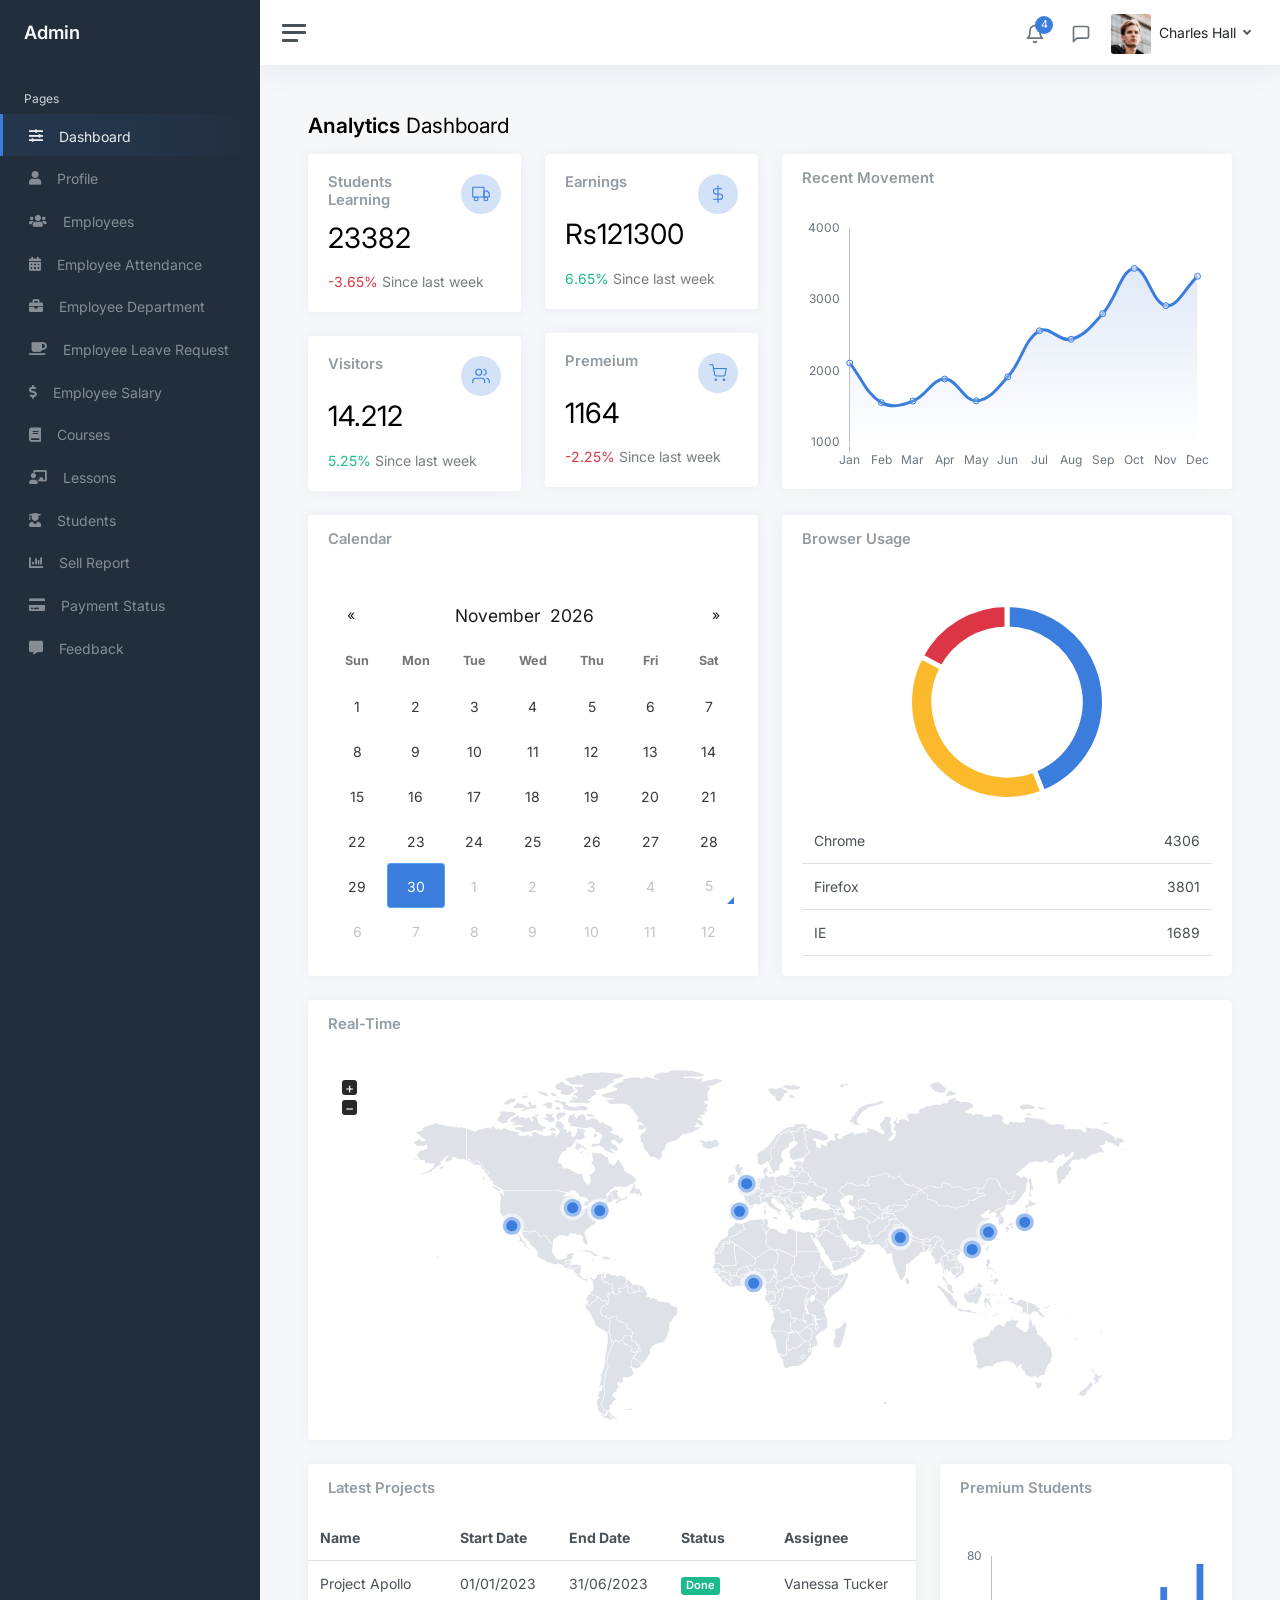
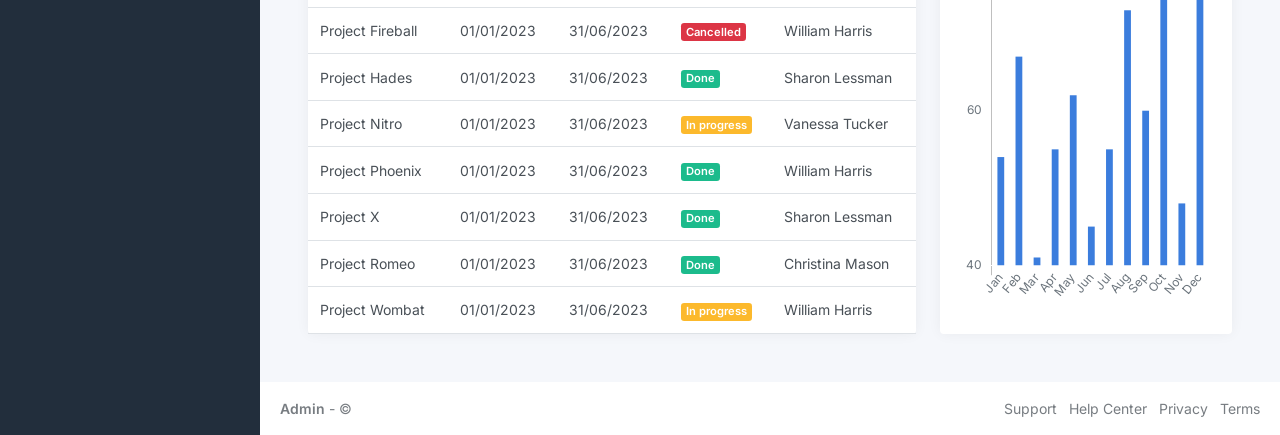
<file: index.html>
<!DOCTYPE html>
<html lang="en">

<head>
	<meta charset="utf-8">
	<meta http-equiv="X-UA-Compatible" content="IE=edge">
	<meta name="viewport" content="width=device-width, initial-scale=1, shrink-to-fit=no">
	<meta name="description" content="Responsive Admin &amp; Dashboard Template based on Bootstrap 5">
	<meta name="author" content="AdminKit">
	<meta name="keywords"
		content="adminkit, bootstrap, bootstrap 5, admin, dashboard, template, responsive, css, sass, html, theme, front-end, ui kit, web">
		<title>Admin</title>
	<link rel="preconnect" href="https://fonts.gstatic.com">
	<link rel="shortcut icon" href="img/icons/icon-48x48.png" />

	<link rel="canonical" href="https://demo-basic.adminkit.io/" />

	<link href="https://cdnjs.cloudflare.com/ajax/libs/font-awesome/5.15.4/css/all.min.css" rel="stylesheet">

	<link href="css/app.css" rel="stylesheet">
	<link href="https://fonts.googleapis.com/css2?family=Inter:wght@300;400;600&display=swap" rel="stylesheet">
</head>

<body>
	<div class="wrapper">
        <nav id="sidebar" class="sidebar js-sidebar">
			<div class="sidebar-content js-simplebar">
                <a class="sidebar-brand" href="index.html">
                    <span class="align-middle">Admin</span>
                </a>

                <ul class="sidebar-nav">
                    <li class="sidebar-header">
                        Pages
                    </li>

                    <li class="sidebar-item active">
                        <a class="sidebar-link" href="index.html">
                            <i class="fas fa-sliders-h align-middle"></i> <span class="align-middle">Dashboard</span>
                        </a>
                    </li>

                    <li class="sidebar-item">
                        <a class="sidebar-link" href="pages-profile.html">
                            <i class="fas fa-user align-middle"></i> <span class="align-middle">Profile</span>
                        </a>
                    </li>

                    
                    <li class="sidebar-item">
                        <a class="sidebar-link" href="pages-blank.html">
                            <i class="fas fa-users align-middle"></i> <span class="align-middle">Employees</span>
                        </a>
                    </li>

                    <li class="sidebar-item">
                        <a class="sidebar-link" href="attandance.html">
                            <i class="fas fa-calendar-alt align-middle"></i> <span class="align-middle">Employee Attendance</span>
                        </a>
                    </li>

                    <li class="sidebar-item">
                        <a class="sidebar-link" href="Department.html">
                            <i class="fas fa-briefcase align-middle"></i> <span class="align-middle">Employee Department</span>
                        </a>
                    </li>

                    <li class="sidebar-item">
                        <a class="sidebar-link" href="Leave.html">
                            <i class="fas fa-coffee align-middle"></i> <span class="align-middle">Employee Leave Request</span>
                        </a>
                    </li>

                    <li class="sidebar-item">
                        <a class="sidebar-link" href="salary.html">
                            <i class="fas fa-dollar-sign align-middle"></i> <span class="align-middle">Employee Salary</span>
                        </a>
                    </li>

					
						<li class="sidebar-item">
							<a class="sidebar-link" href="#">
								<i class="fas fa-book align-middle"></i> <span class="align-middle">Courses</span>
							</a>
						</li>
					
						<li class="sidebar-item">
							<a class="sidebar-link" href="#">
								<i class="fas fa-chalkboard-teacher align-middle"></i> <span class="align-middle">Lessons</span>
							</a>
						</li>
					
						<li class="sidebar-item">
							<a class="sidebar-link" href="#">
								<i class="fas fa-user-graduate align-middle"></i> <span class="align-middle">Students</span>
							</a>
						</li>
					
						<li class="sidebar-item">
							<a class="sidebar-link" href="#">
								<i class="fas fa-chart-bar align-middle"></i> <span class="align-middle">Sell Report</span>
							</a>
						</li>
					
						<li class="sidebar-item">
							<a class="sidebar-link" href="#">
								<i class="fas fa-credit-card align-middle"></i> <span class="align-middle">Payment Status</span>
							</a>
						</li>
					
						<li class="sidebar-item">
							<a class="sidebar-link" href="#">
								<i class="fas fa-comment-alt align-middle"></i> <span class="align-middle">Feedback</span>
							</a>
						</li>

						
				
                </ul>
            </div>
        </nav>

		<div class="main">
			<nav class="navbar navbar-expand navbar-light navbar-bg">
				<a class="sidebar-toggle js-sidebar-toggle">
					<i class="hamburger align-self-center"></i>
				</a>

				<div class="navbar-collapse collapse">
					<ul class="navbar-nav navbar-align">
						<li class="nav-item dropdown">
							<a class="nav-icon dropdown-toggle" href="#" id="alertsDropdown" data-bs-toggle="dropdown">
								<div class="position-relative">
									<i class="align-middle" data-feather="bell"></i>
									<span class="indicator">4</span>
								</div>
							</a>
							<div class="dropdown-menu dropdown-menu-lg dropdown-menu-end py-0"
								aria-labelledby="alertsDropdown">
								<div class="dropdown-menu-header">
									4 New Notifications
								</div>
								<div class="list-group">
									<a href="#" class="list-group-item">
										<div class="row g-0 align-items-center">
											<div class="col-2">
												<i class="text-danger" data-feather="alert-circle"></i>
											</div>
											<div class="col-10">
												<div class="text-dark">Update completed</div>
												<div class="text-muted small mt-1">Restart server 12 to complete the
													update.</div>
												<div class="text-muted small mt-1">30m ago</div>
											</div>
										</div>
									</a>
									<a href="#" class="list-group-item">
										<div class="row g-0 align-items-center">
											<div class="col-2">
												<i class="text-warning" data-feather="bell"></i>
											</div>
											<div class="col-10">
												<div class="text-dark">Lorem ipsum</div>
												<div class="text-muted small mt-1">Aliquam ex eros, imperdiet vulputate
													hendrerit et.</div>
												<div class="text-muted small mt-1">2h ago</div>
											</div>
										</div>
									</a>
									<a href="#" class="list-group-item">
										<div class="row g-0 align-items-center">
											<div class="col-2">
												<i class="text-primary" data-feather="home"></i>
											</div>
											<div class="col-10">
												<div class="text-dark">Login from 192.186.1.8</div>
												<div class="text-muted small mt-1">5h ago</div>
											</div>
										</div>
									</a>
									<a href="#" class="list-group-item">
										<div class="row g-0 align-items-center">
											<div class="col-2">
												<i class="text-success" data-feather="user-plus"></i>
											</div>
											<div class="col-10">
												<div class="text-dark">New connection</div>
												<div class="text-muted small mt-1">Christina accepted your request.
												</div>
												<div class="text-muted small mt-1">14h ago</div>
											</div>
										</div>
									</a>
								</div>
								<div class="dropdown-menu-footer">
									<a href="#" class="text-muted">Show all notifications</a>
								</div>
							</div>
						</li>
						<li class="nav-item dropdown">
							<a class="nav-icon dropdown-toggle" href="#" id="messagesDropdown"
								data-bs-toggle="dropdown">
								<div class="position-relative">
									<i class="align-middle" data-feather="message-square"></i>
								</div>
							</a>
							<div class="dropdown-menu dropdown-menu-lg dropdown-menu-end py-0"
								aria-labelledby="messagesDropdown">
								<div class="dropdown-menu-header">
									<div class="position-relative">
										4 New Messages
									</div>
								</div>
								<div class="list-group">
									<a href="#" class="list-group-item">
										<div class="row g-0 align-items-center">
											<div class="col-2">
												<img src="img/avatars/avatar-5.jpg"
													class="avatar img-fluid rounded-circle" alt="Vanessa Tucker">
											</div>
											<div class="col-10 ps-2">
												<div class="text-dark">Vanessa Tucker</div>
												<div class="text-muted small mt-1">Nam pretium turpis et arcu. Duis arcu
													tortor.</div>
												<div class="text-muted small mt-1">15m ago</div>
											</div>
										</div>
									</a>
									<a href="#" class="list-group-item">
										<div class="row g-0 align-items-center">
											<div class="col-2">
												<img src="img/avatars/avatar-2.jpg"
													class="avatar img-fluid rounded-circle" alt="William Harris">
											</div>
											<div class="col-10 ps-2">
												<div class="text-dark">William Harris</div>
												<div class="text-muted small mt-1">Curabitur ligula sapien euismod
													vitae.</div>
												<div class="text-muted small mt-1">2h ago</div>
											</div>
										</div>
									</a>
									<a href="#" class="list-group-item">
										<div class="row g-0 align-items-center">
											<div class="col-2">
												<img src="img/avatars/avatar-4.jpg"
													class="avatar img-fluid rounded-circle" alt="Christina Mason">
											</div>
											<div class="col-10 ps-2">
												<div class="text-dark">Christina Mason</div>
												<div class="text-muted small mt-1">Pellentesque auctor neque nec urna.
												</div>
												<div class="text-muted small mt-1">4h ago</div>
											</div>
										</div>
									</a>
									<a href="#" class="list-group-item">
										<div class="row g-0 align-items-center">
											<div class="col-2">
												<img src="img/avatars/avatar-3.jpg"
													class="avatar img-fluid rounded-circle" alt="Sharon Lessman">
											</div>
											<div class="col-10 ps-2">
												<div class="text-dark">Sharon Lessman</div>
												<div class="text-muted small mt-1">Aenean tellus metus, bibendum sed,
													posuere ac, mattis non.</div>
												<div class="text-muted small mt-1">5h ago</div>
											</div>
										</div>
									</a>
								</div>
								<div class="dropdown-menu-footer">
									<a href="#" class="text-muted">Show all messages</a>
								</div>
							</div>
						</li>
						<li class="nav-item dropdown">
							<a class="nav-icon dropdown-toggle d-inline-block d-sm-none" href="#"
								data-bs-toggle="dropdown">
								<i class="align-middle" data-feather="settings"></i>
							</a>

							<a class="nav-link dropdown-toggle d-none d-sm-inline-block" href="#"
								data-bs-toggle="dropdown">
								<img src="img/avatars/avatar.jpg" class="avatar img-fluid rounded me-1"
									alt="Charles Hall" /> <span class="text-dark">Charles Hall</span>
							</a>
							<div class="dropdown-menu dropdown-menu-end">
								<a class="dropdown-item" href="pages-profile.html"><i class="align-middle me-1"
										data-feather="user"></i> Profile</a>
								<a class="dropdown-item" href="#"><i class="align-middle me-1"
										data-feather="pie-chart"></i> Analytics</a>
								<div class="dropdown-divider"></div>
								<a class="dropdown-item" href="index.html"><i class="align-middle me-1"
										data-feather="settings"></i> Settings & Privacy</a>
								<a class="dropdown-item" href="#"><i class="align-middle me-1"
										data-feather="help-circle"></i> Help Center</a>
								<div class="dropdown-divider"></div>
								<a class="dropdown-item" href="login.html">Log out</a>
							</div>
						</li>
					</ul>
				</div>
			</nav>

			<main class="content">
				<div class="container-fluid p-0">

					<h1 class="h3 mb-3"><strong>Analytics</strong> Dashboard</h1>

					<div class="row">
						<div class="col-xl-6 col-xxl-5 d-flex">
							<div class="w-100">
								<div class="row">
									<div class="col-sm-6">
										<div class="card">
											<div class="card-body">
												<div class="row">
													<div class="col mt-0">
														<h5 class="card-title">Students Learning </h5>
													</div>

													<div class="col-auto">
														<div class="stat text-primary">
															<i class="align-middle" data-feather="truck"></i>
														</div>
													</div>
												</div>
												<h1 class="mt-1 mb-3">23382</h1>
												<div class="mb-0">
													<span class="text-danger">-3.65%</span>
													<span class="text-muted">Since last week</span>
												</div>
											</div>
										</div>
										<div class="card">
											<div class="card-body">
												<div class="row">
													<div class="col mt-0">
														<h5 class="card-title">Visitors</h5>
													</div>

													<div class="col-auto">
														<div class="stat text-primary">
															<i class="align-middle" data-feather="users"></i>
														</div>
													</div>
												</div>
												<h1 class="mt-1 mb-3">14.212</h1>
												<div class="mb-0">
													<span class="text-success">5.25%</span>
													<span class="text-muted">Since last week</span>
												</div>
											</div>
										</div>
									</div>
									<div class="col-sm-6">
										<div class="card">
											<div class="card-body">
												<div class="row">
													<div class="col mt-0">
														<h5 class="card-title">Earnings</h5>
													</div>

													<div class="col-auto">
														<div class="stat text-primary">
															<i class="align-middle" data-feather="dollar-sign"></i>
														</div>
													</div>
												</div>
												<h1 class="mt-1 mb-3">Rs121300</h1>
												<div class="mb-0">
													<span class="text-success">6.65%</span>
													<span class="text-muted">Since last week</span>
												</div>
											</div>
										</div>
										<div class="card">
											<div class="card-body">
												<div class="row">
													<div class="col mt-0">
														<h5 class="card-title">Premeium</h5>
													</div>

													<div class="col-auto">
														<div class="stat text-primary">
															<i class="align-middle" data-feather="shopping-cart"></i>
														</div>
													</div>
												</div>
												<h1 class="mt-1 mb-3">1164</h1>
												<div class="mb-0">
													<span class="text-danger">-2.25%</span>
													<span class="text-muted">Since last week</span>
												</div>
											</div>
										</div>
									</div>
								</div>
							</div>
						</div>

						<div class="col-xl-6 col-xxl-7">
							<div class="card flex-fill w-100">
								<div class="card-header">

									<h5 class="card-title mb-0">Recent Movement</h5>
								</div>
								<div class="card-body py-3">
									<div class="chart chart-sm">
										<canvas id="chartjs-dashboard-line"></canvas>
									</div>
								</div>
							</div>
						</div>
					</div>

					<div class="row">
						<div class="col-12 col-md-6 col-xxl-3 d-flex order-2 order-xxl-3">
							<div class="card flex-fill w-100">
								<div class="card-header">

									<h5 class="card-title mb-0">Browser Usage</h5>
								</div>
								<div class="card-body d-flex">
									<div class="align-self-center w-100">
										<div class="py-3">
											<div class="chart chart-xs">
												<canvas id="chartjs-dashboard-pie"></canvas>
											</div>
										</div>

										<table class="table mb-0">
											<tbody>
												<tr>
													<td>Chrome</td>
													<td class="text-end">4306</td>
												</tr>
												<tr>
													<td>Firefox</td>
													<td class="text-end">3801</td>
												</tr>
												<tr>
													<td>IE</td>
													<td class="text-end">1689</td>
												</tr>
											</tbody>
										</table>
									</div>
								</div>
							</div>
						</div>
						<div class="col-12 col-md-12 col-xxl-6 d-flex order-3 order-xxl-2">
							<div class="card flex-fill w-100">
								<div class="card-header">

									<h5 class="card-title mb-0">Real-Time</h5>
								</div>
								<div class="card-body px-4">
									<div id="world_map" style="height:350px;"></div>
								</div>
							</div>
						</div>
						<div class="col-12 col-md-6 col-xxl-3 d-flex order-1 order-xxl-1">
							<div class="card flex-fill">
								<div class="card-header">

									<h5 class="card-title mb-0">Calendar</h5>
								</div>
								<div class="card-body d-flex">
									<div class="align-self-center w-100">
										<div class="chart">
											<div id="datetimepicker-dashboard"></div>
										</div>
									</div>
								</div>
							</div>
						</div>
					</div>

					<div class="row">
						<div class="col-12 col-lg-8 col-xxl-9 d-flex">
							<div class="card flex-fill">
								<div class="card-header">

									<h5 class="card-title mb-0">Latest Projects</h5>
								</div>
								<table class="table table-hover my-0">
									<thead>
										<tr>
											<th>Name</th>
											<th class="d-none d-xl-table-cell">Start Date</th>
											<th class="d-none d-xl-table-cell">End Date</th>
											<th>Status</th>
											<th class="d-none d-md-table-cell">Assignee</th>
										</tr>
									</thead>
									<tbody>
										<tr>
											<td>Project Apollo</td>
											<td class="d-none d-xl-table-cell">01/01/2023</td>
											<td class="d-none d-xl-table-cell">31/06/2023</td>
											<td><span class="badge bg-success">Done</span></td>
											<td class="d-none d-md-table-cell">Vanessa Tucker</td>
										</tr>
										<tr>
											<td>Project Fireball</td>
											<td class="d-none d-xl-table-cell">01/01/2023</td>
											<td class="d-none d-xl-table-cell">31/06/2023</td>
											<td><span class="badge bg-danger">Cancelled</span></td>
											<td class="d-none d-md-table-cell">William Harris</td>
										</tr>
										<tr>
											<td>Project Hades</td>
											<td class="d-none d-xl-table-cell">01/01/2023</td>
											<td class="d-none d-xl-table-cell">31/06/2023</td>
											<td><span class="badge bg-success">Done</span></td>
											<td class="d-none d-md-table-cell">Sharon Lessman</td>
										</tr>
										<tr>
											<td>Project Nitro</td>
											<td class="d-none d-xl-table-cell">01/01/2023</td>
											<td class="d-none d-xl-table-cell">31/06/2023</td>
											<td><span class="badge bg-warning">In progress</span></td>
											<td class="d-none d-md-table-cell">Vanessa Tucker</td>
										</tr>
										<tr>
											<td>Project Phoenix</td>
											<td class="d-none d-xl-table-cell">01/01/2023</td>
											<td class="d-none d-xl-table-cell">31/06/2023</td>
											<td><span class="badge bg-success">Done</span></td>
											<td class="d-none d-md-table-cell">William Harris</td>
										</tr>
										<tr>
											<td>Project X</td>
											<td class="d-none d-xl-table-cell">01/01/2023</td>
											<td class="d-none d-xl-table-cell">31/06/2023</td>
											<td><span class="badge bg-success">Done</span></td>
											<td class="d-none d-md-table-cell">Sharon Lessman</td>
										</tr>
										<tr>
											<td>Project Romeo</td>
											<td class="d-none d-xl-table-cell">01/01/2023</td>
											<td class="d-none d-xl-table-cell">31/06/2023</td>
											<td><span class="badge bg-success">Done</span></td>
											<td class="d-none d-md-table-cell">Christina Mason</td>
										</tr>
										<tr>
											<td>Project Wombat</td>
											<td class="d-none d-xl-table-cell">01/01/2023</td>
											<td class="d-none d-xl-table-cell">31/06/2023</td>
											<td><span class="badge bg-warning">In progress</span></td>
											<td class="d-none d-md-table-cell">William Harris</td>
										</tr>
									</tbody>
								</table>
							</div>
						</div>
						<div class="col-12 col-lg-4 col-xxl-3 d-flex">
							<div class="card flex-fill w-100">
								<div class="card-header">

									<h5 class="card-title mb-0">Premium Students </h5>
								</div>
								<div class="card-body d-flex w-100">
									<div class="align-self-center chart chart-lg">
										<canvas id="chartjs-dashboard-bar"></canvas>
									</div>
								</div>
							</div>
						</div>
					</div>

				</div>
			</main>

			<footer class="footer">
				<div class="container-fluid">
					<div class="row text-muted">
						<div class="col-6 text-start">
							<p class="mb-0">
								<a class="text-muted" href="#"
									target="_blank"><strong>Admin</strong></a> - <a class="text-muted"
									href="#" target="_blank"><strong></strong></a> &copy;
							</p>
						</div>
						<div class="col-6 text-end">
							<ul class="list-inline">
								<li class="list-inline-item">
									<a class="text-muted" href="#" target="_blank">Support</a>
								</li>
								<li class="list-inline-item">
									<a class="text-muted" href="#" target="_blank">Help Center</a>
								</li>
								<li class="list-inline-item">
									<a class="text-muted" href="#" target="_blank">Privacy</a>
								</li>
								<li class="list-inline-item">
									<a class="text-muted" href="#" target="_blank">Terms</a>
								</li>
							</ul>
						</div>
					</div>
				</div>
			</footer>
		</div>
	</div>

	<script src="js/app.js"></script>

	<script>
		document.addEventListener("DOMContentLoaded", function () {
			var ctx = document.getElementById("chartjs-dashboard-line").getContext("2d");
			var gradient = ctx.createLinearGradient(0, 0, 0, 225);
			gradient.addColorStop(0, "rgba(215, 227, 244, 1)");
			gradient.addColorStop(1, "rgba(215, 227, 244, 0)");
			// Line chart
			new Chart(document.getElementById("chartjs-dashboard-line"), {
				type: "line",
				data: {
					labels: ["Jan", "Feb", "Mar", "Apr", "May", "Jun", "Jul", "Aug", "Sep", "Oct", "Nov",
						"Dec"
					],
					datasets: [{
						label: "Sales ($)",
						fill: true,
						backgroundColor: gradient,
						borderColor: window.theme.primary,
						data: [
							2115,
							1562,
							1584,
							1892,
							1587,
							1923,
							2566,
							2448,
							2805,
							3438,
							2917,
							3327
						]
					}]
				},
				options: {
					maintainAspectRatio: false,
					legend: {
						display: false
					},
					tooltips: {
						intersect: false
					},
					hover: {
						intersect: true
					},
					plugins: {
						filler: {
							propagate: false
						}
					},
					scales: {
						xAxes: [{
							reverse: true,
							gridLines: {
								color: "rgba(0,0,0,0.0)"
							}
						}],
						yAxes: [{
							ticks: {
								stepSize: 1000
							},
							display: true,
							borderDash: [3, 3],
							gridLines: {
								color: "rgba(0,0,0,0.0)"
							}
						}]
					}
				}
			});
		});
	</script>
	<script>
		document.addEventListener("DOMContentLoaded", function () {
			// Pie chart
			new Chart(document.getElementById("chartjs-dashboard-pie"), {
				type: "pie",
				data: {
					labels: ["Chrome", "Firefox", "IE"],
					datasets: [{
						data: [4306, 3801, 1689],
						backgroundColor: [
							window.theme.primary,
							window.theme.warning,
							window.theme.danger
						],
						borderWidth: 5
					}]
				},
				options: {
					responsive: !window.MSInputMethodContext,
					maintainAspectRatio: false,
					legend: {
						display: false
					},
					cutoutPercentage: 75
				}
			});
		});
	</script>
	<script>
		document.addEventListener("DOMContentLoaded", function () {
			// Bar chart
			new Chart(document.getElementById("chartjs-dashboard-bar"), {
				type: "bar",
				data: {
					labels: ["Jan", "Feb", "Mar", "Apr", "May", "Jun", "Jul", "Aug", "Sep", "Oct", "Nov",
						"Dec"
					],
					datasets: [{
						label: "This year",
						backgroundColor: window.theme.primary,
						borderColor: window.theme.primary,
						hoverBackgroundColor: window.theme.primary,
						hoverBorderColor: window.theme.primary,
						data: [54, 67, 41, 55, 62, 45, 55, 73, 60, 76, 48, 79],
						barPercentage: .75,
						categoryPercentage: .5
					}]
				},
				options: {
					maintainAspectRatio: false,
					legend: {
						display: false
					},
					scales: {
						yAxes: [{
							gridLines: {
								display: false
							},
							stacked: false,
							ticks: {
								stepSize: 20
							}
						}],
						xAxes: [{
							stacked: false,
							gridLines: {
								color: "transparent"
							}
						}]
					}
				}
			});
		});
	</script>
	<script>
		document.addEventListener("DOMContentLoaded", function () {
			var markers = [{
					coords: [31.230391, 121.473701],
					name: "Shanghai"
				},
				{
					coords: [28.704060, 77.102493],
					name: "Delhi"
				},
				{
					coords: [6.524379, 3.379206],
					name: "Lagos"
				},
				{
					coords: [35.689487, 139.691711],
					name: "Tokyo"
				},
				{
					coords: [23.129110, 113.264381],
					name: "Guangzhou"
				},
				{
					coords: [40.7127837, -74.0059413],
					name: "New York"
				},
				{
					coords: [34.052235, -118.243683],
					name: "Los Angeles"
				},
				{
					coords: [41.878113, -87.629799],
					name: "Chicago"
				},
				{
					coords: [51.507351, -0.127758],
					name: "London"
				},
				{
					coords: [40.416775, -3.703790],
					name: "Madrid "
				}
			];
			var map = new jsVectorMap({
				map: "world",
				selector: "#world_map",
				zoomButtons: true,
				markers: markers,
				markerStyle: {
					initial: {
						r: 9,
						strokeWidth: 7,
						stokeOpacity: .4,
						fill: window.theme.primary
					},
					hover: {
						fill: window.theme.primary,
						stroke: window.theme.primary
					}
				},
				zoomOnScroll: false
			});
			window.addEventListener("resize", () => {
				map.updateSize();
			});
		});
	</script>
	<script>
		document.addEventListener("DOMContentLoaded", function () {
			var date = new Date(Date.now() - 5 * 24 * 60 * 60 * 1000);
			var defaultDate = date.getUTCFullYear() + "-" + (date.getUTCMonth() + 1) + "-" + date.getUTCDate();
			document.getElementById("datetimepicker-dashboard").flatpickr({
				inline: true,
				prevArrow: "<span title=\"Previous month\">&laquo;</span>",
				nextArrow: "<span title=\"Next month\">&raquo;</span>",
				defaultDate: defaultDate
			});
		});

		
        document.addEventListener('DOMContentLoaded', function() {
            const sidebarLinks = document.querySelectorAll('.sidebar-link[data-toggle="submenu"]');
            
            sidebarLinks.forEach(link => {
                link.addEventListener('click', function(e) {
                    e.preventDefault();
                    const submenu = this.nextElementSibling;
                    if (submenu && submenu.classList.contains('submenu')) {
                        submenu.classList.toggle('show');
                        const icon = this.querySelector('.submenu-icon');
                        icon.classList.toggle('fa-chevron-down');
                        icon.classList.toggle('fa-chevron-up');
                    }
                });
            });
        });
    </script>
	

</body>

</html>
</file>
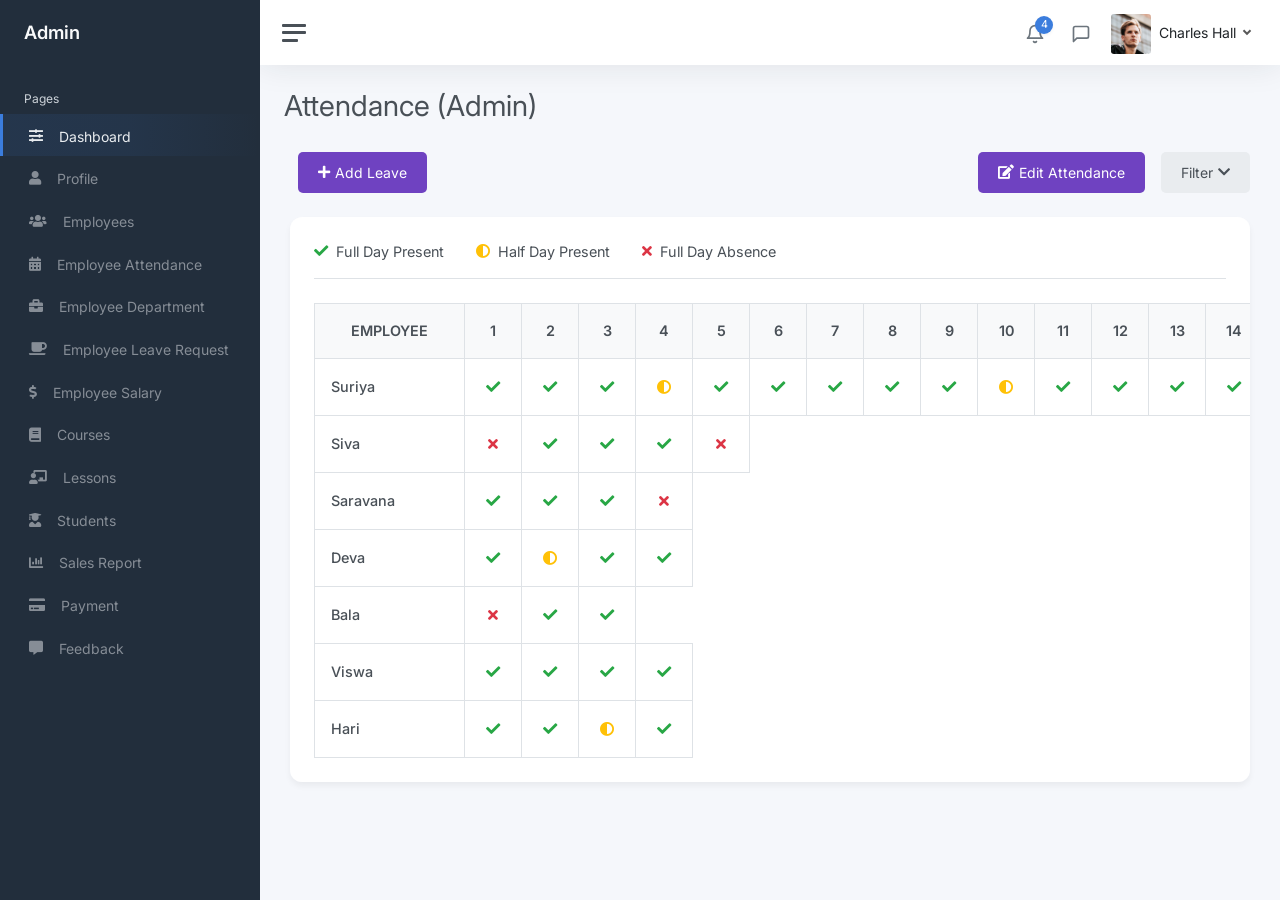
<file: attandance.html>
<!DOCTYPE html>
<html lang="en">

<head>
    <meta charset="UTF-8">
    <meta name="viewport" content="width=device-width, initial-scale=1.0">
    <title>Attendance Dashboard</title>
    <link rel="preconnect" href="https://fonts.gstatic.com">
    <meta name="keywords"
        content="adminkit, bootstrap, bootstrap 5, admin, dashboard, template, responsive, css, sass, html, theme, front-end, ui kit, web">

    <link rel="preconnect" href="https://fonts.gstatic.com">
    <link rel="shortcut icon" href="img/icons/icon-48x48.png" />

    <link rel="canonical" href="https://demo-basic.adminkit.io/" />
    <link href="css/app.css" rel="stylesheet">

    <link href="https://cdnjs.cloudflare.com/ajax/libs/font-awesome/5.15.4/css/all.min.css" rel="stylesheet">

    <link href="https://fonts.googleapis.com/css2?family=Inter:wght@300;400;600&display=swap" rel="stylesheet">
    <style>
        :root {
            --primary: #6f42c1;
            --secondary: #e9ecef;
            --text: #495057;
            --border: #dee2e6;
            --background: #f8f9fa;
            --success: #28a745;
            --warning: #ffc107;
            --danger: #dc3545;
        }

        * {
            margin: 0;
            padding: 0;
            box-sizing: border-box;

        }

        body {
            display: flex;
            min-height: 100vh;
        }


        .main-content {
            transition: margin-left 0.3s ease-in-out, width 0.3s ease-in-out;
        }

        .header {
            display: flex;
            justify-content: space-between;
            align-items: center;
            margin-bottom: 30px;
        }


        h1 {
            font-size: 24px;
            margin-bottom: 20px;
        }

        .actions {
            display: flex;
            justify-content: space-between;
            margin-bottom: 20px;
        }

        .btn {
            padding: 10px 20px;
            border: none;
            border-radius: 5px;
            cursor: pointer;
            font-size: 14px;
            display: flex;
            align-items: center;
            gap: 5px;
        }

        .btn-primary {
            background-color: #6f42c1;
            color: white;
        }

        .btn-secondary {
            background-color: #e9ecef;
            color: #495057;
        }


        .bottom-icon {
            text-align: center;
            padding: 20px 0;
            border-top: 1px solid rgba(255, 255, 255, 0.1);
        }

        .bottom-icon i {
            font-size: 1.5rem;
            cursor: pointer;
            transition: color 0.3s;
        }

        .bottom-icon i:hover {
            color: #ddd;
        }

        .container {
            max-width: 1400px;
            margin: 0 auto;
            animation: fadeIn 0.5s ease-out;
        }

        .title-section {
            display: flex;
            justify-content: space-between;
            align-items: center;
            margin-bottom: 1rem;
        }

        h1 {
            color: var(--text);
            font-size: 1.8rem;
        }

        .buttons {
            display: flex;
            gap: 1rem;
        }


        .attendance-grid {
            background: white;
            border-radius: 12px;
            padding: 1.5rem;
            box-shadow: 0 4px 6px rgba(0, 0, 0, 0.05);
            overflow-x: auto;

        }

        .legend {
            display: flex;
            gap: 2rem;
            margin-bottom: 1.5rem;
            padding-bottom: 1rem;
            border-bottom: 1px solid var(--border);
        }

        .legend-item {
            display: flex;
            align-items: center;
            gap: 0.5rem;
            font-size: 0.9rem;
        }

        table {
            width: 100%;
            border-collapse: collapse;
            font-size: 0.9rem;
        }

        th,
        td {
            padding: 1rem;
            text-align: center;
            border: 1px solid var(--border);
        }

        th {
            background-color: var(--background);
            font-weight: 600;
        }

        .employee-name {
            text-align: left;
            font-weight: 500;
            min-width: 150px;
        }

        .status-icon {
            width: 24px;
            height: 24px;
            margin: 0 auto;
            cursor: pointer;
            transition: all 0.3s ease;
            display: flex;
            align-items: center;
            justify-content: center;
            border-radius: 50%;
        }

        .status-icon:hover {
            transform: scale(1.2);
        }

        .present i {
            color: var(--success);
        }

        .half-day i {
            color: var(--warning);
        }

        .absent i {
            color: var(--danger);
        }

        /* Modal Styles */
        .modal {
            display: none;
            position: fixed;
            top: 0;
            left: 0;
            width: 100%;
            height: 100%;
            background-color: rgba(0, 0, 0, 0.5);
            justify-content: center;
            align-items: center;
            z-index: 1000;
        }

        .modal.active {
            display: flex;
            animation: fadeIn 0.3s ease-out;
        }

        .modal-content {
            background: white;
            padding: 2rem;
            border-radius: 12px;
            width: 90%;
            max-width: 500px;
            position: relative;
            animation: slideIn 0.3s ease-out;
        }

        .modal-header {
            display: flex;
            justify-content: space-between;
            align-items: center;
            margin-bottom: 1.5rem;
        }

        .modal-title {
            font-size: 1.5rem;
            color: var(--primary);
        }

        .close-modal {
            background: none;
            border: none;
            font-size: 1.5rem;
            cursor: pointer;
            color: var(--text);
        }

        .form-group {
            margin-bottom: 1.5rem;
        }

        .form-group label {
            display: block;
            margin-bottom: 0.5rem;
            font-weight: 500;
        }

        .form-control {
            width: 100%;
            padding: 0.8rem;
            border: 1px solid var(--border);
            border-radius: 8px;
            font-size: 0.9rem;
            transition: all 0.3s ease;
        }

        .form-control:focus {
            outline: none;
            border-color: var(--primary);
            box-shadow: 0 0 0 3px rgba(111, 66, 193, 0.1);
        }

        select.form-control {
            appearance: none;
            background-image: url("data:image/svg+xml;charset=UTF-8,%3csvg xmlns='http://www.w3.org/2000/svg' viewBox='0 0 24 24' fill='none' stroke='currentColor' stroke-width='2' stroke-linecap='round' stroke-linejoin='round'%3e%3cpolyline points='6 9 12 15 18 9'%3e%3c/polyline%3e%3c/svg%3e");
            background-repeat: no-repeat;
            background-position: right 1rem center;
            background-size: 1em;
        }

        .modal-footer {
            display: flex;
            justify-content: flex-end;
            gap: 1rem;
            margin-top: 2rem;
        }

        @keyframes fadeIn {
            from {
                opacity: 0;
            }

            to {
                opacity: 1;
            }
        }

        @keyframes slideIn {
            from {
                opacity: 0;
                transform: translateY(-20px);
            }

            to {
                opacity: 1;
                transform: translateY(0);
            }
        }

        .status-icon.animate {
            animation: pulse 0.5s ease-out;
        }

        @keyframes pulse {
            0% {
                transform: scale(1);
            }

            50% {
                transform: scale(1.3);
            }

            100% {
                transform: scale(1);
            }
        }



        /* Updated Responsive Styles */
        @media (max-width: 768px) {
           

            .main-content {
                margin-left: 0;
                width: 100%;
                padding: 20px;
            }

            .header {
                flex-direction: column;
                align-items: flex-start;
            }

            .search-container {
                width: 100%;
                margin-bottom: 20px;
            }

            .search-container input {
                width: 100%;
            }

            .legend {
                flex-wrap: wrap;
            }

            .attendance-grid {
                padding: 1rem;
            }

            th,
            td {
                padding: 0.5rem;
            }

            .modal-content {
                width: 95%;
                margin: 1rem;
                padding: 1.5rem;
            }
        }

        @media (max-width: 480px) {
            

            .search-container {
                width: 70%;

                left: 50px;
            }

            .main-content {
                margin-left: 0;
                width: 100%;
                padding: 20px;
            }



            .header {
                margin-bottom: 15px;
            }

            h1 {
                font-size: 1.5rem;
                margin-bottom: 15px;
            }

            .actions {
                flex-direction: row;

                display: flex;
            }

            .btn {

                padding: 8px 12px;
                font-size: 0.9rem;
            }

            .title-section {
                flex-direction: column;
                align-items: flex-start;
                gap: 10px;
            }

            .buttons {
                flex-direction: row;

                display: flex;
                width: 100%;
                gap: 10px;
            }

            .attendance-grid {
                padding: 10px;
                margin: 0 -10px;
            }

            .legend {
                flex-direction: column;
                gap: 5px;
                margin-bottom: 10px;
                padding-bottom: 10px;
            }

            table {
                font-size: 0.8rem;
            }

            th,
            td {
                padding: 5px;
            }

            .employee-name {
                min-width: 80px;
            }

            .status-icon {
                width: 20px;
                height: 20px;
            }

            .modal-content {
                padding: 1rem;
            }

            .form-group {
                margin-bottom: 1rem;
            }

            .form-control {
                padding: 0.6rem;
            }

            .modal-footer {
                flex-direction: column;
                gap: 10px;
            }

            .modal-footer .btn {
                width: 100%;
            }
        }
    </style>
</head>

<body>
    <div class="wrapper">
        <nav id="sidebar" class="sidebar js-sidebar">
            <div class="sidebar-content js-simplebar">
                <a class="sidebar-brand" href="index.html">
                    <span class="align-middle">Admin</span>
                </a>

                <ul class="sidebar-nav">
                    <li class="sidebar-header">
                        Pages
                    </li>

                    <li class="sidebar-item active">
                        <a class="sidebar-link" href="index.html">
                            <i class="fas fa-sliders-h align-middle"></i> <span class="align-middle">Dashboard</span>
                        </a>
                    </li>

                    <li class="sidebar-item">
                        <a class="sidebar-link" href="pages-profile.html">
                            <i class="fas fa-user align-middle"></i> <span class="align-middle">Profile</span>
                        </a>
                    </li>



                    <li class="sidebar-item">
                        <a class="sidebar-link" href="pages-blank.html">
                            <i class="fas fa-users align-middle"></i> <span class="align-middle">Employees</span>
                        </a>
                    </li>

                    <li class="sidebar-item">
                        <a class="sidebar-link" href="attandance.html">
                            <i class="fas fa-calendar-alt align-middle"></i> <span class="align-middle">Employee
                                Attendance</span>
                        </a>
                    </li>

                    <li class="sidebar-item">
                        <a class="sidebar-link" href="Department.html">
                            <i class="fas fa-briefcase align-middle"></i> <span class="align-middle">Employee
                                Department</span>
                        </a>
                    </li>

                    <li class="sidebar-item">
                        <a class="sidebar-link" href="Leave.html">
                            <i class="fas fa-coffee align-middle"></i> <span class="align-middle">Employee Leave
                                Request</span>
                        </a>
                    </li>

                    <li class="sidebar-item">
                        <a class="sidebar-link" href="salary.html">
                            <i class="fas fa-dollar-sign align-middle"></i> <span class="align-middle">Employee
                                Salary</span>
                        </a>
                    </li>


                    <li class="sidebar-item">
                        <a class="sidebar-link" href="#">
                            <i class="fas fa-book align-middle"></i> <span class="align-middle">Courses</span>
                        </a>
                    </li>

                    <li class="sidebar-item">
                        <a class="sidebar-link" href="#">
                            <i class="fas fa-chalkboard-teacher align-middle"></i> <span
                                class="align-middle">Lessons</span>
                        </a>
                    </li>

                    <li class="sidebar-item">
                        <a class="sidebar-link" href="#">
                            <i class="fas fa-user-graduate align-middle"></i> <span class="align-middle">Students</span>
                        </a>
                    </li>

                    <li class="sidebar-item">
                        <a class="sidebar-link" href="#">
                            <i class="fas fa-chart-bar align-middle"></i> <span class="align-middle">Sales Report</span>
                        </a>
                    </li>

                    <li class="sidebar-item">
                        <a class="sidebar-link" href="#">
                            <i class="fas fa-credit-card align-middle"></i> <span class="align-middle">Payment</span>
                        </a>
                    </li>

                    <li class="sidebar-item">
                        <a class="sidebar-link" href="#">
                            <i class="fas fa-comment-alt align-middle"></i> <span class="align-middle">Feedback</span>
                        </a>
                    </li>
                </ul>
            </div>
        </nav>


        <div class="main">
			<nav class="navbar navbar-expand navbar-light navbar-bg">
				<a class="sidebar-toggle js-sidebar-toggle">
					<i class="hamburger align-self-center"></i>
				</a>

				<div class="navbar-collapse collapse">
					<ul class="navbar-nav navbar-align">
						<li class="nav-item dropdown">
							<a class="nav-icon dropdown-toggle" href="#" id="alertsDropdown" data-bs-toggle="dropdown">
								<div class="position-relative">
									<i class="align-middle" data-feather="bell"></i>
									<span class="indicator">4</span>
								</div>
							</a>
							<div class="dropdown-menu dropdown-menu-lg dropdown-menu-end py-0"
								aria-labelledby="alertsDropdown">
								<div class="dropdown-menu-header">
									4 New Notifications
								</div>
								<div class="list-group">
									<a href="#" class="list-group-item">
										<div class="row g-0 align-items-center">
											<div class="col-2">
												<i class="text-danger" data-feather="alert-circle"></i>
											</div>
											<div class="col-10">
												<div class="text-dark">Update completed</div>
												<div class="text-muted small mt-1">Restart server 12 to complete the
													update.</div>
												<div class="text-muted small mt-1">30m ago</div>
											</div>
										</div>
									</a>
									<a href="#" class="list-group-item">
										<div class="row g-0 align-items-center">
											<div class="col-2">
												<i class="text-warning" data-feather="bell"></i>
											</div>
											<div class="col-10">
												<div class="text-dark">Lorem ipsum</div>
												<div class="text-muted small mt-1">Aliquam ex eros, imperdiet vulputate
													hendrerit et.</div>
												<div class="text-muted small mt-1">2h ago</div>
											</div>
										</div>
									</a>
									<a href="#" class="list-group-item">
										<div class="row g-0 align-items-center">
											<div class="col-2">
												<i class="text-primary" data-feather="home"></i>
											</div>
											<div class="col-10">
												<div class="text-dark">Login from 192.186.1.8</div>
												<div class="text-muted small mt-1">5h ago</div>
											</div>
										</div>
									</a>
									<a href="#" class="list-group-item">
										<div class="row g-0 align-items-center">
											<div class="col-2">
												<i class="text-success" data-feather="user-plus"></i>
											</div>
											<div class="col-10">
												<div class="text-dark">New connection</div>
												<div class="text-muted small mt-1">Christina accepted your request.
												</div>
												<div class="text-muted small mt-1">14h ago</div>
											</div>
										</div>
									</a>
								</div>
								<div class="dropdown-menu-footer">
									<a href="#" class="text-muted">Show all notifications</a>
								</div>
							</div>
						</li>
						<li class="nav-item dropdown">
							<a class="nav-icon dropdown-toggle" href="#" id="messagesDropdown"
								data-bs-toggle="dropdown">
								<div class="position-relative">
									<i class="align-middle" data-feather="message-square"></i>
								</div>
							</a>
							<div class="dropdown-menu dropdown-menu-lg dropdown-menu-end py-0"
								aria-labelledby="messagesDropdown">
								<div class="dropdown-menu-header">
									<div class="position-relative">
										4 New Messages
									</div>
								</div>
								<div class="list-group">
									<a href="#" class="list-group-item">
										<div class="row g-0 align-items-center">
											<div class="col-2">
												<img src="img/avatars/avatar-5.jpg"
													class="avatar img-fluid rounded-circle" alt="Vanessa Tucker">
											</div>
											<div class="col-10 ps-2">
												<div class="text-dark">Vanessa Tucker</div>
												<div class="text-muted small mt-1">Nam pretium turpis et arcu. Duis arcu
													tortor.</div>
												<div class="text-muted small mt-1">15m ago</div>
											</div>
										</div>
									</a>
									<a href="#" class="list-group-item">
										<div class="row g-0 align-items-center">
											<div class="col-2">
												<img src="img/avatars/avatar-2.jpg"
													class="avatar img-fluid rounded-circle" alt="William Harris">
											</div>
											<div class="col-10 ps-2">
												<div class="text-dark">William Harris</div>
												<div class="text-muted small mt-1">Curabitur ligula sapien euismod
													vitae.</div>
												<div class="text-muted small mt-1">2h ago</div>
											</div>
										</div>
									</a>
									<a href="#" class="list-group-item">
										<div class="row g-0 align-items-center">
											<div class="col-2">
												<img src="img/avatars/avatar-4.jpg"
													class="avatar img-fluid rounded-circle" alt="Christina Mason">
											</div>
											<div class="col-10 ps-2">
												<div class="text-dark">Christina Mason</div>
												<div class="text-muted small mt-1">Pellentesque auctor neque nec urna.
												</div>
												<div class="text-muted small mt-1">4h ago</div>
											</div>
										</div>
									</a>
									<a href="#" class="list-group-item">
										<div class="row g-0 align-items-center">
											<div class="col-2">
												<img src="img/avatars/avatar-3.jpg"
													class="avatar img-fluid rounded-circle" alt="Sharon Lessman">
											</div>
											<div class="col-10 ps-2">
												<div class="text-dark">Sharon Lessman</div>
												<div class="text-muted small mt-1">Aenean tellus metus, bibendum sed,
													posuere ac, mattis non.</div>
												<div class="text-muted small mt-1">5h ago</div>
											</div>
										</div>
									</a>
								</div>
								<div class="dropdown-menu-footer">
									<a href="#" class="text-muted">Show all messages</a>
								</div>
							</div>
						</li>
						<li class="nav-item dropdown">
							<a class="nav-icon dropdown-toggle d-inline-block d-sm-none" href="#"
								data-bs-toggle="dropdown">
								<i class="align-middle" data-feather="settings"></i>
							</a>

							<a class="nav-link dropdown-toggle d-none d-sm-inline-block" href="#"
								data-bs-toggle="dropdown">
								<img src="img/avatars/avatar.jpg" class="avatar img-fluid rounded me-1"
									alt="Charles Hall" /> <span class="text-dark">Charles Hall</span>
							</a>
							<div class="dropdown-menu dropdown-menu-end">
								<a class="dropdown-item" href="pages-profile.html"><i class="align-middle me-1"
										data-feather="user"></i> Profile</a>
								<a class="dropdown-item" href="#"><i class="align-middle me-1"
										data-feather="pie-chart"></i> Analytics</a>
								<div class="dropdown-divider"></div>
								<a class="dropdown-item" href="index.html"><i class="align-middle me-1"
										data-feather="settings"></i> Settings & Privacy</a>
								<a class="dropdown-item" href="#"><i class="align-middle me-1"
										data-feather="help-circle"></i> Help Center</a>
								<div class="dropdown-divider"></div>
								<a class="dropdown-item" href="login.html">Log out</a>
							</div>
						</li>
					</ul>
				</div>
			</nav>

            <div class="main-content">
                <div class="container-fluid p-4">

                    <h1>Attendance (Admin)</h1>


                    <div class="container">

                        <div class="title-section">

                            <div class="actions m-2">
                                <button class="btn btn-primary"><i class="fas fa-plus"></i> Add Leave</button>
                            </div>
                            
                            <div class="buttons">
                                <button class="btn btn-primary" id="editAttendanceBtn">
                                    <i class="fas fa-edit"></i>
                                    Edit Attendance
                                </button>

                                <button class="btn btn-secondary">
                                    <span>Filter</span>
                                    <i class="fas fa-chevron-down"></i>
                                </button>
                            </div>
                        </div>

                        <div class="attendance-grid">
                            <div class="legend">
                                <div class="legend-item">
                                    <i class="fas fa-check" style="color: var(--success)"></i>
                                    <span>Full Day Present</span>
                                </div>
                                <div class="legend-item">
                                    <i class="fas fa-adjust" style="color: var(--warning)"></i>
                                    <span>Half Day Present</span>
                                </div>
                                <div class="legend-item">
                                    <i class="fas fa-times" style="color: var(--danger)"></i>
                                    <span>Full Day Absence</span>
                                </div>
                            </div>

                            <table>
                                <thead>
                                    <tr>
                                        <th>EMPLOYEE</th>
                                        <th>1</th>
                                        <th>2</th>
                                        <th>3</th>
                                        <th>4</th>
                                        <th>5</th>
                                        <th>6</th>
                                        <th>7</th>
                                        <th>8</th>
                                        <th>9</th>
                                        <th>10</th>
                                        <th>11</th>
                                        <th>12</th>
                                        <th>13</th>
                                        <th>14</th>
                                        <th>15</th>
                                    </tr>
                                </thead>
                                <tbody>
                                    <tr>
                                        <td class="employee-name">Suriya</td>
                                        <td>
                                            <div class="status-icon present"><i class="fas fa-check"></i></div>
                                        </td>
                                        <td>
                                            <div class="status-icon present"><i class="fas fa-check"></i></div>
                                        </td>
                                        <td>
                                            <div class="status-icon present"><i class="fas fa-check"></i></div>
                                        </td>
                                        <td>
                                            <div class="status-icon half-day"><i class="fas fa-adjust"></i></div>
                                        </td>
                                        <td>
                                            <div class="status-icon present"><i class="fas fa-check"></i></div>
                                        </td>
                                        <td>
                                            <div class="status-icon present"><i class="fas fa-check"></i></div>
                                        </td>
                                        <td>
                                            <div class="status-icon present"><i class="fas fa-check"></i></div>
                                        </td>
                                        <td>
                                            <div class="status-icon present"><i class="fas fa-check"></i></div>
                                        </td>
                                        <td>
                                            <div class="status-icon present"><i class="fas fa-check"></i></div>
                                        </td>
                                        <td>
                                            <div class="status-icon half-day"><i class="fas fa-adjust"></i></div>
                                        </td>
                                        <td>
                                            <div class="status-icon present"><i class="fas fa-check"></i></div>
                                        </td>
                                        <td>
                                            <div class="status-icon present"><i class="fas fa-check"></i></div>
                                        </td>
                                        <td>
                                            <div class="status-icon present"><i class="fas fa-check"></i></div>
                                        </td>
                                        <td>
                                            <div class="status-icon present"><i class="fas fa-check"></i></div>
                                        </td>
                                        <td>
                                            <div class="status-icon present"><i class="fas fa-check"></i></div>
                                        </td>
                                    </tr>
                                    <tr>
                                        <td class="employee-name">Siva</td>
                                        <td>
                                            <div class="status-icon absent"><i class="fas fa-times"></i></div>
                                        </td>
                                        <td>
                                            <div class="status-icon present"><i class="fas fa-check"></i></div>
                                        </td>
                                        <td>
                                            <div class="status-icon present"><i class="fas fa-check"></i></div>
                                        </td>
                                        <td>
                                            <div class="status-icon present"><i class="fas fa-check"></i></div>
                                        </td>
                                        <td>
                                            <div class="status-icon absent"><i class="fas fa-times"></i></div>
                                        </td>


                                    </tr>
                                    <tr>
                                        <td class="employee-name">Saravana</td>
                                        <td>
                                            <div class="status-icon present"><i class="fas fa-check"></i></div>
                                        </td>
                                        <td>
                                            <div class="status-icon present"><i class="fas fa-check"></i></div>
                                        </td>
                                        <td>
                                            <div class="status-icon present"><i class="fas fa-check"></i></div>
                                        </td>
                                        <td>
                                            <div class="status-icon absent"><i class="fas fa-times"></i></div>
                                        </td>

                                    </tr>
                                    <tr>
                                        <td class="employee-name">Deva</td>
                                        <td>
                                            <div class="status-icon present"><i class="fas fa-check"></i></div>
                                        </td>
                                        <td>
                                            <div class="status-icon half-day"><i class="fas fa-adjust"></i></div>
                                        </td>
                                        <td>
                                            <div class="status-icon present"><i class="fas fa-check"></i></div>
                                        </td>
                                        <td>
                                            <div class="status-icon present"><i class="fas fa-check"></i></div>
                                        </td>
                                    </tr>
                                    <tr>
                                        <td class="employee-name">Bala</td>
                                        <td>
                                            <div class="status-icon absent"><i class="fas fa-times"></i></div>
                                        </td>
                                        <td>
                                            <div class="status-icon present"><i class="fas fa-check"></i></div>
                                        </td>
                                        <td>
                                            <div class="status-icon present"><i class="fas fa-check"></i></div>
                                        </td>
                                    </tr>
                                    <tr>
                                        <td class="employee-name">Viswa</td>
                                        <td>
                                            <div class="status-icon present"><i class="fas fa-check"></i></div>
                                        </td>
                                        <td>
                                            <div class="status-icon present"><i class="fas fa-check"></i></div>
                                        </td>
                                        <td>
                                            <div class="status-icon present"><i class="fas fa-check"></i></div>
                                        </td>
                                        <td>
                                            <div class="status-icon present"><i class="fas fa-check"></i></div>
                                        </td>
                                    </tr>
                                    <tr>
                                        <td class="employee-name">Hari</td>
                                        <td>
                                            <div class="status-icon present"><i class="fas fa-check"></i></div>
                                        </td>
                                        <td>
                                            <div class="status-icon present"><i class="fas fa-check"></i></div>
                                        </td>
                                        <td>
                                            <div class="status-icon half-day"><i class="fas fa-adjust"></i></div>
                                        </td>
                                        <td>
                                            <div class="status-icon present"><i class="fas fa-check"></i></div>
                                        </td>
                                    </tr>
                                </tbody>
                            </table>
                        </div>
                    </div>

                    <!-- Edit Attendance Modal -->

                    <div class="modal" id="editModal">
                        <div class="modal-content">
                            <div class="modal-header">
                                <h2 class="modal-title">Edit Attendance</h2>
                                <button class="close-modal">&times;</button>
                            </div>
                            <form id="editAttendanceForm">
                                <div class="form-group">
                                    <label for="employeeName">Employee Name</label>
                                    <input type="text" id="employeeName" class="form-control" readonly>
                                </div>
                                <!-- ... (rest of the form remains unchanged) ... -->


                                <div class="form-group">
                                    <label for="attendanceDate">Select Date</label>
                                    <input type="date" id="attendanceDate" class="form-control" required>
                                </div>
                                <div class="form-group">
                                    <label for="attendanceType">Attendance Type</label>
                                    <select id="attendanceType" class="form-control" required>
                                        <option value="present">Full Day Present</option>
                                        <option value="half">Half Day Present</option>
                                        <option value="absent">Full Day Absence</option>
                                    </select>
                                </div>
                                <div class="form-group">
                                    <label for="editReason">Edit Reason</label>
                                    <textarea id="editReason" class="form-control" rows="3" required></textarea>
                                </div>
                                <div class="modal-footer">
                                    <button type="button" class="btn btn-secondary" id="cancelEdit">Cancel</button>
                                    <button type="submit" class="btn btn-primary">Save Changes</button>
                                </div>
                                <br>
                            </form>
                        </div>
                    </div>
                </div>
            </div>

        </div>


        <script src="js/app.js"></script>

        <script>
            // Modal functionality
            const modal = document.getElementById('editModal');
            const editBtn = document.getElementById('editAttendanceBtn');
            const closeBtn = document.querySelector('.close-modal');
            const cancelBtn = document.getElementById('cancelEdit');
            const editForm = document.getElementById('editAttendanceForm');

            // Status icons
            const statusIcons = document.querySelectorAll('.status-icon');

            // Open modal when clicking Edit Attendance button
            editBtn.addEventListener('click', () => {
                modal.classList.add('active');
                // Set current date as default
                const today = new Date().toISOString().split('T')[0];
                document.getElementById('attendanceDate').value = today;
            });

            // Close modal functions
            const closeModal = () => {
                modal.classList.remove('active');
            };

            closeBtn.addEventListener('click', closeModal);
            cancelBtn.addEventListener('click', closeModal);

            // Close modal when clicking outside
            modal.addEventListener('click', (e) => {
                if (e.target === modal) {
                    closeModal();
                }
            });

            // Handle form submission
            editForm.addEventListener('submit', (e) => {
                e.preventDefault();

                const formData = {
                    employeeName: document.getElementById('employeeName').value,
                    date: document.getElementById('attendanceDate').value,
                    type: document.getElementById('attendanceType').value,
                    reason: document.getElementById('editReason').value
                };

                // Here you would typically send this data to your backend
                console.log('Form submitted with data:', formData);

                // Update the UI to reflect the change
                updateAttendanceStatus(formData);

                // Close the modal
                closeModal();

                // Show success message
                alert('Attendance updated successfully!');
            });

            // Function to update attendance status in the table
            function updateAttendanceStatus(formData) {
                const row = Array.from(document.querySelectorAll('.employee-name')).find(
                    cell => cell.textContent === formData.employeeName
                )?.parentElement;

                if (row) {
                    const date = new Date(formData.date);
                    const dayOfMonth = date.getDate();
                    const cell = row.children[dayOfMonth];

                    if (cell) {
                        const statusIcon = cell.querySelector('.status-icon');
                        statusIcon.className = 'status-icon';
                        statusIcon.innerHTML = '';

                        const icon = document.createElement('i');
                        icon.className = 'fas';

                        switch (formData.type) {
                            case 'present':
                                statusIcon.classList.add('present');
                                icon.classList.add('fa-check');
                                break;
                            case 'half':
                                statusIcon.classList.add('half-day');
                                icon.classList.add('fa-adjust');
                                break;
                            case 'absent':
                                statusIcon.classList.add('absent');
                                icon.classList.add('fa-times');
                                break;
                        }

                        statusIcon.appendChild(icon);
                        statusIcon.classList.add('animate');
                        setTimeout(() => {
                            statusIcon.classList.remove('animate');
                        }, 500);
                    }
                }
            }

            // Make attendance icons clickable to open edit modal
            statusIcons.forEach(icon => {
                icon.addEventListener('click', () => {
                    const row = icon.closest('tr');
                    const employeeName = row.querySelector('.employee-name').textContent;
                    const cellIndex = Array.from(icon.parentElement.parentElement.children).indexOf(icon.parentElement);

                    // Set employee name in modal
                    document.getElementById('employeeName').value = employeeName;

                    // Set date in modal (assuming current month/year)
                    const date = new Date();
                    date.setDate(cellIndex);
                    document.getElementById('attendanceDate').value = date.toISOString().split('T')[0];

                    // Set attendance type based on current status
                    let attendanceType = 'present';
                    if (icon.classList.contains('half-day')) {
                        attendanceType = 'half';
                    } else if (icon.classList.contains('absent')) {
                        attendanceType = 'absent';
                    }
                    document.getElementById('attendanceType').value = attendanceType;

                    // Open modal
                    modal.classList.add('active');
                });
            });

            // Search functionality
            const searchInput = document.querySelector('.search-container input');
            searchInput.addEventListener('input', function () {
                const searchTerm = this.value.toLowerCase();
                document.querySelectorAll('tbody tr').forEach(row => {
                    const employeeName = row.querySelector('.employee-name').textContent.toLowerCase();
                    if (employeeName.includes(searchTerm)) {
                        row.style.display = '';
                    } else {
                        row.style.display = 'none';
                    }
                });
            });

            // Add fade-in animation to elements on load
            document.addEventListener('DOMContentLoaded', function () {
                const elements = document.querySelectorAll('.container > *');
                elements.forEach((element, index) => {
                    element.style.opacity = '0';
                    element.style.animation = `fadeIn 0.5s ease-out ${index * 0.1}s forwards`;
                });
            });

            // Responsive table scrolling
            const table = document.querySelector('table');
            let isDown = false;
            let startX;
            let scrollLeft;

            table.addEventListener('mousedown', (e) => {
                isDown = true;
                startX = e.pageX - table.offsetLeft;
                scrollLeft = table.scrollLeft;
            });

            table.addEventListener('mouseleave', () => {
                isDown = false;
            });

            table.addEventListener('mouseup', () => {
                isDown = false;
            });

            table.addEventListener('mousemove', (e) => {
                if (!isDown) return;
                e.preventDefault();
                const x = e.pageX - table.offsetLeft;
                const walk = (x - startX) * 2;
                table.scrollLeft = scrollLeft - walk;
            });
           
        </script>
</body>

</html>
</file>
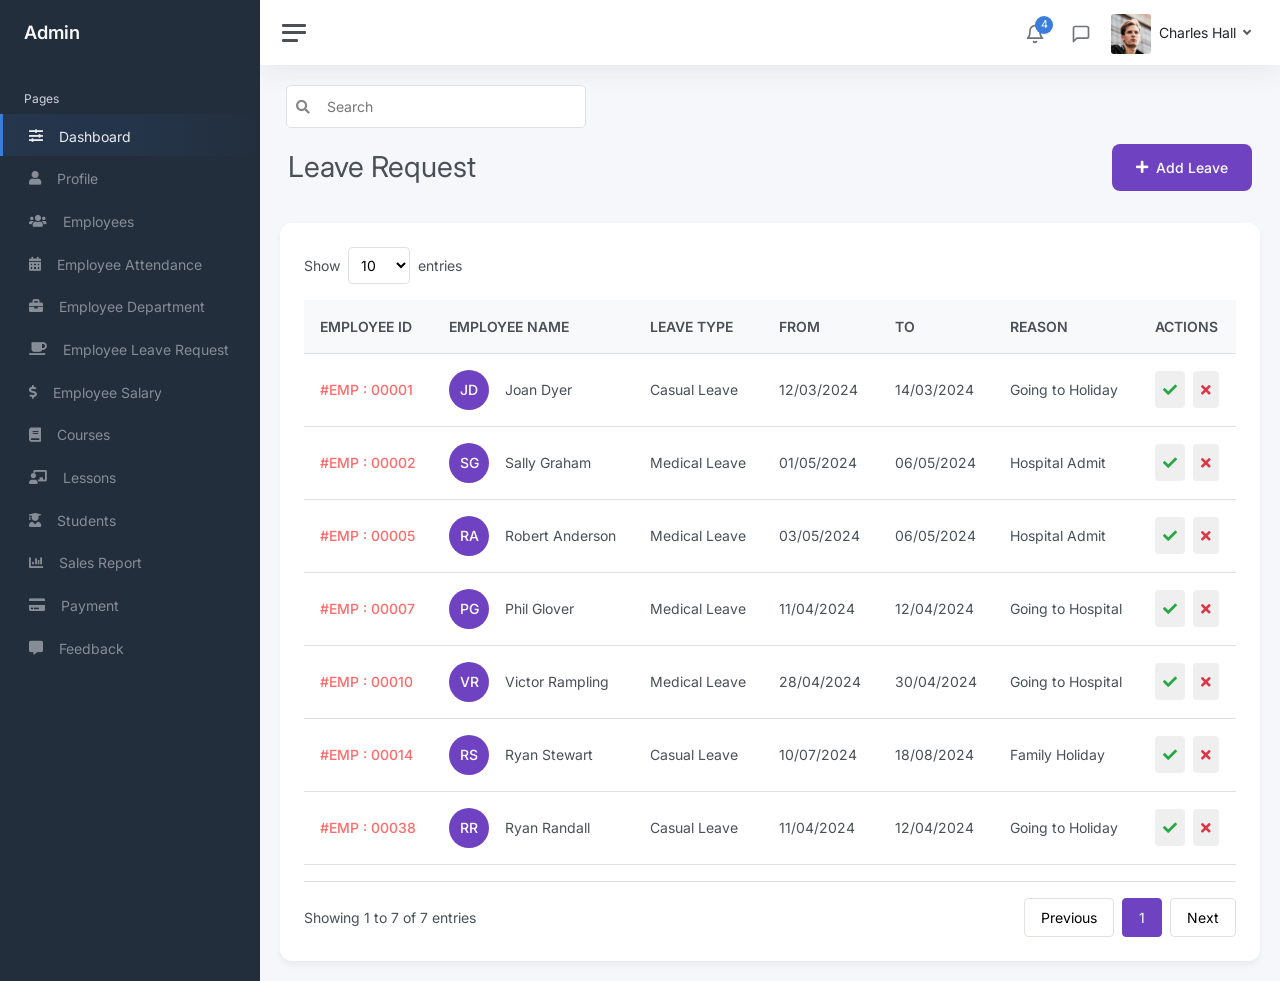
<file: Leave.html>
<!DOCTYPE html>
<html lang="en">

<head>
    <meta charset="UTF-8">
    <meta name="viewport" content="width=device-width, initial-scale=1.0">
    <title>Leave Request Dashboard</title>
    <link rel="preconnect" href="https://fonts.gstatic.com">
    <link rel="shortcut icon" href="img/icons/icon-48x48.png" />
    <link rel="canonical" href="https://demo-basic.adminkit.io/" />
    <link href="css/app.css" rel="stylesheet">
    <link href="https://fonts.googleapis.com/css2?family=Inter:wght@300;400;600&display=swap" rel="stylesheet">
    <link href="https://cdnjs.cloudflare.com/ajax/libs/font-awesome/5.15.4/css/all.min.css" rel="stylesheet">
    <style>
        :root {
            --primary: #6f42c1;
            --secondary: #e9ecef;
            --text: #495057;
            --border: #dee2e6;
            --background: #f8f9fa;
            --success: #28a745;
            --warning: #ffc107;
            --danger: #dc3545;
        }

        body {

            background-color: #f5f5f5;

        }

        .main-content {
            padding: 20px;
            transition: margin-left 0.3s ease-in-out, width 0.3s ease-in-out;
        }

        .header {
            display: flex;
            justify-content: space-between;
            align-items: center;

        }

        .search-container {
            position: relative;
            width: 300px;
        }

        .search-container input {
            width: 100%;
            padding: 10px 40px 10px 40px;
            border: 1px solid #e0e0e0;
            border-radius: 5px;
            font-size: 14px;
        }

        .search-icon {
            position: absolute;
            left: 10px;
            top: 50%;
            transform: translateY(-50%);
            color: #888;
        }

        h1 {
            font-size: 24px;
            margin-bottom: 20px;
        }

        .actions {
            display: flex;
            justify-content: space-between;
            margin-bottom: 20px;
        }

        .btn {
            padding: 10px 20px;
            border: none;
            border-radius: 5px;
            cursor: pointer;
            font-size: 14px;
            display: flex;
            align-items: center;
            gap: 5px;
        }

        .btn-primary {
            background-color: #6f42c1;
            color: white;
        }

        .btn-secondary {
            background-color: #e9ecef;
            color: #495057;
        }


        .bottom-icon {
            text-align: center;
            padding: 20px 0;
            border-top: 1px solid rgba(255, 255, 255, 0.1);
        }

        .bottom-icon i {
            font-size: 1.5rem;
            cursor: pointer;
            transition: color 0.3s;
        }

        .bottom-icon i:hover {
            color: #ddd;
        }

        .container {
            max-width: 1400px;
            margin: 0 auto;
            animation: fadeIn 0.5s ease-out;
        }


        .title-section {
            display: flex;
            justify-content: space-between;
            align-items: center;
            margin-bottom: 2rem;
        }

        h1 {
            color: var(--text);
            font-size: 1.8rem;
            margin: 0;
        }


        .btn {
            padding: 0.8rem 1.5rem;
            border: none;
            border-radius: 8px;
            cursor: pointer;
            font-weight: 500;
            transition: all 0.3s ease;
            display: flex;
            align-items: center;
            gap: 0.5rem;
        }

        .btn-primary {
            background-color: var(--primary);
            color: white;
        }

        .btn-primary:hover {
            opacity: 0.9;
            transform: translateY(-2px);
        }

        .leave-grid {
            background: white;
            border-radius: 12px;
            padding: 1.5rem;
            box-shadow: 0 4px 6px rgba(0, 0, 0, 0.05);
            overflow-x: auto;
        }

        .table-header {
            display: flex;
            justify-content: space-between;
            align-items: center;
            margin-bottom: 1rem;
        }

        .entries-dropdown {
            display: flex;
            align-items: center;
            gap: 0.5rem;
        }

        select {
            padding: 0.5rem;
            border: 1px solid var(--border);
            border-radius: 4px;
            background-color: white;
        }

        table {
            width: 100%;
            border-collapse: collapse;
            margin-top: 1rem;
        }

        th,
        td {
            padding: 1rem;
            text-align: left;
            border-bottom: 1px solid var(--border);
        }

        th {
            background-color: var(--background);
            font-weight: 600;
        }

        .employee-cell {
            display: flex;
            align-items: center;
            gap: 1rem;
        }

        .avatars {
            width: 40px;
            height: 40px;
            border-radius: 50%;
            background-color: var(--primary);
            display: flex;
            align-items: center;
            justify-content: center;
            color: white;
            font-weight: 500;
        }

        .employee-id {
            color: #ff6b6b;
            font-weight: 500;
        }

        .action-buttons {
            display: flex;
            gap: 0.5rem;
        }

        .action-btn {
            padding: 0.5rem;
            border: none;
            border-radius: 4px;
            cursor: pointer;
            transition: all 0.3s ease;
        }

        .approve-btn {
            color: var(--success);
        }

        .reject-btn {
            color: var(--danger);
        }

        .pagination {
            display: flex;
            justify-content: space-between;
            align-items: center;
            margin-top: 1rem;
            padding-top: 1rem;
            border-top: 1px solid var(--border);
        }

        .page-buttons {
            display: flex;
            gap: 0.5rem;
        }

        .page-btn {
            padding: 0.5rem 1rem;
            border: 1px solid var(--border);
            border-radius: 4px;
            background-color: white;
            cursor: pointer;
            transition: all 0.3s ease;
        }

        .page-btn.active {
            background-color: var(--primary);
            color: white;
            border-color: var(--primary);
        }

        /* Modal Styles */
        .modal {
            display: none;
            position: fixed;
            top: 0;
            left: 0;
            width: 100%;
            height: 100%;
            background-color: rgba(0, 0, 0, 0.5);
            justify-content: center;
            align-items: center;
            z-index: 1000;
        }

        .modal.active {
            display: flex;
            animation: fadeIn 0.3s ease-out;
        }

        .modal-content {
            background: white;
            padding: 2rem;
            border-radius: 12px;
            width: 90%;
            max-width: 500px;
            position: relative;
            animation: slideIn 0.3s ease-out;
        }

        .modal-header {
            display: flex;
            justify-content: space-between;
            align-items: center;
            margin-bottom: 1.5rem;
        }

        .modal-title {
            font-size: 1.5rem;
            color: var(--primary);
        }

        .close-modal {
            background: none;
            border: none;
            font-size: 1.5rem;
            cursor: pointer;
            color: var(--text);
        }

        .form-group {
            margin-bottom: 1.5rem;
        }

        .form-group label {
            display: block;
            margin-bottom: 0.5rem;
            font-weight: 500;
        }

        .form-control {
            width: 100%;
            padding: 0.8rem;
            border: 1px solid var(--border);
            border-radius: 8px;
            font-size: 0.9rem;
            transition: all 0.3s ease;
        }

        .form-control:focus {
            outline: none;
            border-color: var(--primary);
            box-shadow: 0 0 0 3px rgba(111, 66, 193, 0.1);
        }

        @keyframes fadeIn {
            from {
                opacity: 0;
            }

            to {
                opacity: 1;
            }
        }

        @keyframes slideIn {
            from {
                opacity: 0;
                transform: translateY(-20px);
            }

            to {
                opacity: 1;
                transform: translateY(0);
            }
        }

        /* Enhanced Animations */
        .table-row {
            animation: fadeIn 0.5s ease-out;
            transition: all 0.3s ease;
        }

        .table-row:hover {
            background-color: rgba(111, 66, 193, 0.05);
            transform: translateX(5px);
        }

        .action-btn:hover {
            transform: scale(1.2);
        }

        /* Responsive Media Queries */


        @media (max-width: 992px) {
            .title-section {
                flex-direction: column;
                align-items: flex-start;
                gap: 1rem;
            }

            .search-container {
                width: 100%;
            }
        }

        @media (max-width: 768px) {
            .header {
                flex-direction: column;
                gap: 1rem;
            }

            .table-header {
                flex-direction: column;
                gap: 1rem;
            }

            .entries-dropdown {
                width: 100%;
            }

            th,
            td {
                padding: 0.8rem;
            }

            .employee-cell {
                flex-direction: column;
                gap: 0.5rem;
                align-items: flex-start;
            }

            .action-buttons {
                flex-direction: column;
            }
        }

        @media (max-width: 480px) {


            .sidebar.open {
                transform: translateX(0);
            }

            .main-content {
                margin-left: 0;
                width: 100%;
                padding: 1rem;
            }

            .leave-grid {
                padding: 0.75rem;
                margin: 0;
            }

            .table-header {
                flex-direction: column;
                align-items: flex-start;
                gap: 0.75rem;
            }

            .entries-dropdown {
                width: 100%;
            }

            .entries-dropdown select {
                flex: 1;
            }

            table {
                display: block;
                overflow-x: auto;
                white-space: nowrap;
            }

            th,
            td {
                padding: 0.5rem;
                min-width: 120px;
            }

            .employee-cell {
                flex-direction: row;
                align-items: center;
                gap: 0.5rem;
            }

            .action-buttons {
                display: flex;
                flex-direction: row;
                gap: 0.5rem;
            }

            .pagination {
                padding: 0.75rem 0;
                gap: 0.75rem;
                flex-direction: column;
                align-items: center;
            }

            .page-buttons {
                width: 100%;
                justify-content: center;
            }

            .modal-content {
                width: 95%;
                padding: 1rem;
                margin: 1rem;
            }

            .form-group {
                margin-bottom: 1rem;
            }

            .btn {
                width: 100%;
                justify-content: center;
            }

            .header {
                padding: 0;
                margin-bottom: 1rem;
            }

            .title-section {
                padding: 0;
                margin-bottom: 1rem;
            }

            h1 {
                font-size: 1.25rem;
            }
        }

        @media (max-width: 768px) {



            .search-container {
                width: 70%;
                margin-bottom: 20px;
            }

            .search-container input {
                width: 100%;
            }


        }
    </style>
</head>

<body>
    <div class="wrapper">
        <nav id="sidebar" class="sidebar js-sidebar">
            <div class="sidebar-content js-simplebar">
                <a class="sidebar-brand" href="index.html">
                    <span class="align-middle">Admin</span>
                </a>

                <ul class="sidebar-nav">
                    <li class="sidebar-header">
                        Pages
                    </li>

                    <li class="sidebar-item active">
                        <a class="sidebar-link" href="index.html">
                            <i class="fas fa-sliders-h align-middle"></i> <span class="align-middle">Dashboard</span>
                        </a>
                    </li>

                    <li class="sidebar-item">
                        <a class="sidebar-link" href="pages-profile.html">
                            <i class="fas fa-user align-middle"></i> <span class="align-middle">Profile</span>
                        </a>
                    </li>



                    <li class="sidebar-item">
                        <a class="sidebar-link" href="pages-blank.html">
                            <i class="fas fa-users align-middle"></i> <span class="align-middle">Employees</span>
                        </a>
                    </li>

                    <li class="sidebar-item">
                        <a class="sidebar-link" href="attandance.html">
                            <i class="fas fa-calendar-alt align-middle"></i> <span class="align-middle">Employee
                                Attendance</span>
                        </a>
                    </li>

                    <li class="sidebar-item">
                        <a class="sidebar-link" href="Department.html">
                            <i class="fas fa-briefcase align-middle"></i> <span class="align-middle">Employee
                                Department</span>
                        </a>
                    </li>

                    <li class="sidebar-item">
                        <a class="sidebar-link" href="Leave.html">
                            <i class="fas fa-coffee align-middle"></i> <span class="align-middle">Employee Leave
                                Request</span>
                        </a>
                    </li>

                    <li class="sidebar-item">
                        <a class="sidebar-link" href="salary.html">
                            <i class="fas fa-dollar-sign align-middle"></i> <span class="align-middle">Employee
                                Salary</span>
                        </a>
                    </li>

                    <li class="sidebar-item">
                        <a class="sidebar-link" href="#">
                            <i class="fas fa-book align-middle"></i> <span class="align-middle">Courses</span>
                        </a>
                    </li>

                    <li class="sidebar-item">
                        <a class="sidebar-link" href="#">
                            <i class="fas fa-chalkboard-teacher align-middle"></i> <span
                                class="align-middle">Lessons</span>
                        </a>
                    </li>

                    <li class="sidebar-item">
                        <a class="sidebar-link" href="#">
                            <i class="fas fa-user-graduate align-middle"></i> <span class="align-middle">Students</span>
                        </a>
                    </li>

                    <li class="sidebar-item">
                        <a class="sidebar-link" href="#">
                            <i class="fas fa-chart-bar align-middle"></i> <span class="align-middle">Sales Report</span>
                        </a>
                    </li>

                    <li class="sidebar-item">
                        <a class="sidebar-link" href="#">
                            <i class="fas fa-credit-card align-middle"></i> <span class="align-middle">Payment</span>
                        </a>
                    </li>

                    <li class="sidebar-item">
                        <a class="sidebar-link" href="#">
                            <i class="fas fa-comment-alt align-middle"></i> <span class="align-middle">Feedback</span>
                        </a>
                    </li>
                </ul>
            </div>
        </nav>

        <div class="main">
            <nav class="navbar navbar-expand navbar-light navbar-bg">
                <a class="sidebar-toggle js-sidebar-toggle">
                    <i class="hamburger align-self-center"></i>
                </a>

                <div class="navbar-collapse collapse">
                    <ul class="navbar-nav navbar-align">
                        <li class="nav-item dropdown">
                            <a class="nav-icon dropdown-toggle" href="#" id="alertsDropdown" data-bs-toggle="dropdown">
                                <div class="position-relative">
                                    <i class="align-middle" data-feather="bell"></i>
                                    <span class="indicator">4</span>
                                </div>
                            </a>
                            <div class="dropdown-menu dropdown-menu-lg dropdown-menu-end py-0"
                                aria-labelledby="alertsDropdown">
                                <div class="dropdown-menu-header">
                                    4 New Notifications
                                </div>
                                <div class="list-group">
                                    <a href="#" class="list-group-item">
                                        <div class="row g-0 align-items-center">
                                            <div class="col-2">
                                                <i class="text-danger" data-feather="alert-circle"></i>
                                            </div>
                                            <div class="col-10">
                                                <div class="text-dark">Update completed</div>
                                                <div class="text-muted small mt-1">Restart server 12 to complete the
                                                    update.</div>
                                                <div class="text-muted small mt-1">30m ago</div>
                                            </div>
                                        </div>
                                    </a>
                                    <a href="#" class="list-group-item">
                                        <div class="row g-0 align-items-center">
                                            <div class="col-2">
                                                <i class="text-warning" data-feather="bell"></i>
                                            </div>
                                            <div class="col-10">
                                                <div class="text-dark">Lorem ipsum</div>
                                                <div class="text-muted small mt-1">Aliquam ex eros, imperdiet vulputate
                                                    hendrerit et.</div>
                                                <div class="text-muted small mt-1">2h ago</div>
                                            </div>
                                        </div>
                                    </a>
                                    <a href="#" class="list-group-item">
                                        <div class="row g-0 align-items-center">
                                            <div class="col-2">
                                                <i class="text-primary" data-feather="home"></i>
                                            </div>
                                            <div class="col-10">
                                                <div class="text-dark">Login from 192.186.1.8</div>
                                                <div class="text-muted small mt-1">5h ago</div>
                                            </div>
                                        </div>
                                    </a>
                                    <a href="#" class="list-group-item">
                                        <div class="row g-0 align-items-center">
                                            <div class="col-2">
                                                <i class="text-success" data-feather="user-plus"></i>
                                            </div>
                                            <div class="col-10">
                                                <div class="text-dark">New connection</div>
                                                <div class="text-muted small mt-1">Christina accepted your request.
                                                </div>
                                                <div class="text-muted small mt-1">14h ago</div>
                                            </div>
                                        </div>
                                    </a>
                                </div>
                                <div class="dropdown-menu-footer">
                                    <a href="#" class="text-muted">Show all notifications</a>
                                </div>
                            </div>
                        </li>
                        <li class="nav-item dropdown">
                            <a class="nav-icon dropdown-toggle" href="#" id="messagesDropdown"
                                data-bs-toggle="dropdown">
                                <div class="position-relative">
                                    <i class="align-middle" data-feather="message-square"></i>
                                </div>
                            </a>
                            <div class="dropdown-menu dropdown-menu-lg dropdown-menu-end py-0"
                                aria-labelledby="messagesDropdown">
                                <div class="dropdown-menu-header">
                                    <div class="position-relative">
                                        4 New Messages
                                    </div>
                                </div>
                                <div class="list-group">
                                    <a href="#" class="list-group-item">
                                        <div class="row g-0 align-items-center">
                                            <div class="col-2">
                                                <img src="img/avatars/avatar-5.jpg"
                                                    class="avatar img-fluid rounded-circle" alt="Vanessa Tucker">
                                            </div>
                                            <div class="col-10 ps-2">
                                                <div class="text-dark">Vanessa Tucker</div>
                                                <div class="text-muted small mt-1">Nam pretium turpis et arcu. Duis arcu
                                                    tortor.</div>
                                                <div class="text-muted small mt-1">15m ago</div>
                                            </div>
                                        </div>
                                    </a>
                                    <a href="#" class="list-group-item">
                                        <div class="row g-0 align-items-center">
                                            <div class="col-2">
                                                <img src="img/avatars/avatar-2.jpg"
                                                    class="avatar img-fluid rounded-circle" alt="William Harris">
                                            </div>
                                            <div class="col-10 ps-2">
                                                <div class="text-dark">William Harris</div>
                                                <div class="text-muted small mt-1">Curabitur ligula sapien euismod
                                                    vitae.</div>
                                                <div class="text-muted small mt-1">2h ago</div>
                                            </div>
                                        </div>
                                    </a>
                                    <a href="#" class="list-group-item">
                                        <div class="row g-0 align-items-center">
                                            <div class="col-2">
                                                <img src="img/avatars/avatar-4.jpg"
                                                    class="avatar img-fluid rounded-circle" alt="Christina Mason">
                                            </div>
                                            <div class="col-10 ps-2">
                                                <div class="text-dark">Christina Mason</div>
                                                <div class="text-muted small mt-1">Pellentesque auctor neque nec urna.
                                                </div>
                                                <div class="text-muted small mt-1">4h ago</div>
                                            </div>
                                        </div>
                                    </a>
                                    <a href="#" class="list-group-item">
                                        <div class="row g-0 align-items-center">
                                            <div class="col-2">
                                                <img src="img/avatars/avatar-3.jpg"
                                                    class="avatar img-fluid rounded-circle" alt="Sharon Lessman">
                                            </div>
                                            <div class="col-10 ps-2">
                                                <div class="text-dark">Sharon Lessman</div>
                                                <div class="text-muted small mt-1">Aenean tellus metus, bibendum sed,
                                                    posuere ac, mattis non.</div>
                                                <div class="text-muted small mt-1">5h ago</div>
                                            </div>
                                        </div>
                                    </a>
                                </div>
                                <div class="dropdown-menu-footer">
                                    <a href="#" class="text-muted">Show all messages</a>
                                </div>
                            </div>
                        </li>
                        <li class="nav-item dropdown">
                            <a class="nav-icon dropdown-toggle d-inline-block d-sm-none" href="#"
                                data-bs-toggle="dropdown">
                                <i class="align-middle" data-feather="settings"></i>
                            </a>

                            <a class="nav-link dropdown-toggle d-none d-sm-inline-block" href="#"
                                data-bs-toggle="dropdown">
                                <img src="img/avatars/avatar.jpg" class="avatar img-fluid rounded me-1"
                                    alt="Charles Hall" /> <span class="text-dark">Charles Hall</span>
                            </a>
                            <div class="dropdown-menu dropdown-menu-end">
                                <a class="dropdown-item" href="pages-profile.html"><i class="align-middle me-1"
                                        data-feather="user"></i> Profile</a>
                                <a class="dropdown-item" href="#"><i class="align-middle me-1"
                                        data-feather="pie-chart"></i> Analytics</a>
                                <div class="dropdown-divider"></div>
                                <a class="dropdown-item" href="index.html"><i class="align-middle me-1"
                                        data-feather="settings"></i> Settings & Privacy</a>
                                <a class="dropdown-item" href="#"><i class="align-middle me-1"
                                        data-feather="help-circle"></i> Help Center</a>
                                <div class="dropdown-divider"></div>
                                <a class="dropdown-item" href="login.html">Log out</a>
                            </div>
                        </li>
                    </ul>
                </div>
            </nav>

            <!-- Main Content -->
            <div class="main-content">
                <div class="container">
                    <header class="header">
                        <div class="search-container">
                            <i class="fas fa-search search-icon"></i>
                            <input type="text" placeholder="Search">
                        </div>

                    </header>
                </div>

                <div class="title-section px-2 pt-3">
                    <h1>Leave Request</h1>
                    <button class="btn btn-primary" id="addLeaveBtn">
                        <i class="fas fa-plus"></i>
                        Add Leave
                    </button>
                </div>


                <div class="leave-grid">
                    <div class="table-header">
                        <div class="entries-dropdown">
                            <span>Show</span>
                            <select>
                                <option>10</option>
                                <option>25</option>
                                <option>50</option>
                                <option>100</option>
                            </select>
                            <span>entries</span>
                        </div>
                    </div>

                    <table>
                        <thead>
                            <tr>
                                <th>EMPLOYEE ID</th>
                                <th>EMPLOYEE NAME</th>
                                <th>LEAVE TYPE</th>
                                <th>FROM</th>
                                <th>TO</th>
                                <th>REASON</th>
                                <th>ACTIONS</th>
                            </tr>
                        </thead>
                        <tbody>
                            <tr class="table-row">
                                <td class="employee-id">#EMP : 00001</td>
                                <td>
                                    <div class="employee-cell">
                                        <div class="avatars">JD</div>
                                        <span>Joan Dyer</span>
                                    </div>
                                </td>
                                <td>Casual Leave</td>
                                <td>12/03/2024</td>
                                <td>14/03/2024</td>
                                <td>Going to Holiday</td>
                                <td>
                                    <div class="action-buttons">
                                        <button class="action-btn approve-btn"><i class="fas fa-check"></i></button>
                                        <button class="action-btn reject-btn"><i class="fas fa-times"></i></button>
                                    </div>
                                </td>
                            </tr>
                            <tr class="table-row">
                                <td class="employee-id">#EMP : 00002</td>
                                <td>
                                    <div class="employee-cell">
                                        <div class="avatars">SG</div>
                                        <span>Sally Graham</span>
                                    </div>
                                </td>
                                <td>Medical Leave</td>
                                <td>01/05/2024</td>
                                <td>06/05/2024</td>
                                <td>Hospital Admit</td>
                                <td>
                                    <div class="action-buttons">
                                        <button class="action-btn approve-btn"><i class="fas fa-check"></i></button>
                                        <button class="action-btn reject-btn"><i class="fas fa-times"></i></button>
                                    </div>
                                </td>
                            </tr>
                            <tr class="table-row">
                                <td class="employee-id">#EMP : 00005</td>
                                <td>
                                    <div class="employee-cell">
                                        <div class="avatars">RA</div>
                                        <span>Robert Anderson</span>
                                    </div>
                                </td>
                                <td>Medical Leave</td>
                                <td>03/05/2024</td>
                                <td>06/05/2024</td>
                                <td>Hospital Admit</td>
                                <td>
                                    <div class="action-buttons">
                                        <button class="action-btn approve-btn"><i class="fas fa-check"></i></button>
                                        <button class="action-btn reject-btn"><i class="fas fa-times"></i></button>
                                    </div>
                                </td>
                            </tr>
                            <tr class="table-row">
                                <td class="employee-id">#EMP : 00007</td>
                                <td>
                                    <div class="employee-cell">
                                        <div class="avatars">PG</div>
                                        <span>Phil Glover</span>
                                    </div>
                                </td>
                                <td>Medical Leave
                                <td>11/04/2024
                                <td>12/04/2024
                                <td>Going to Hospital
                                <td>
                                    <div class="action-buttons">
                                        <button class="action-btn approve-btn"><i class="fas fa-check"></i></button>
                                        <button class="action-btn reject-btn"><i class="fas fa-times"></i></button>
                                    </div>
                                </td>
                            </tr>
                            <tr class="table-row">
                                <td class="employee-id">#EMP : 00010
                                <td>
                                    <div class="employee-cell">
                                        <div class="avatars">VR</div>
                                        <span>Victor Rampling</span>
                                    </div>
                                <td>Medical Leave
                                <td>28/04/2024
                                <td>30/04/2024
                                <td>Going to Hospital
                                <td>
                                    <div class="action-buttons">
                                        <button class="action-btn approve-btn"><i class="fas fa-check"></i></button>
                                        <button class="action-btn reject-btn"><i class="fas fa-times"></i></button>
                                    </div>
                                </td>
                            </tr>
                            <tr class="table-row">
                                <td class="employee-id">#EMP : 00014
                                <td>
                                    <div class="employee-cell">
                                        <div class="avatars">RS</div>
                                        <span>Ryan Stewart</span>
                                    </div>
                                <td>Casual Leave
                                <td>10/07/2024
                                <td>18/08/2024
                                <td>Family Holiday
                                <td>
                                    <div class="action-buttons">
                                        <button class="action-btn approve-btn"><i class="fas fa-check"></i></button>
                                        <button class="action-btn reject-btn"><i class="fas fa-times"></i></button>
                                    </div>
                                </td>
                            </tr>
                            <tr class="table-row">
                                <td class="employee-id">#EMP : 00038
                                <td>
                                    <div class="employee-cell">
                                        <div class="avatars">RR</div>
                                        <span>Ryan Randall</span>
                                    </div>
                                <td>Casual Leave
                                <td>11/04/2024
                                <td>12/04/2024
                                <td>Going to Holiday
                                <td>
                                    <div class="action-buttons">
                                        <button class="action-btn approve-btn"><i class="fas fa-check"></i></button>
                                        <button class="action-btn reject-btn"><i class="fas fa-times"></i></button>
                                    </div>
                                </td>
                            </tr>
                        </tbody>
                    </table>

                    <div class="pagination">
                        <div>Showing 1 to 7 of 7 entries</div>
                        <div class="page-buttons">
                            <button class="page-btn">Previous</button>
                            <button class="page-btn active">1</button>
                            <button class="page-btn">Next</button>
                        </div>
                    </div>
                </div>
            </div>

            <!-- Add Leave Modal -->
            <div class="modal" id="addLeaveModal">
                <div class="modal-content">
                    <div class="modal-header">
                        <h2 class="modal-title">Add Leave Request</h2>
                        <button class="close-modal">&times;</button>
                    </div>
                    <form id="leaveRequestForm">
                        <div class="form-group">
                            <label for="leaveType">Select Leave Type</label>
                            <select id="leaveType" class="form-control" required>
                                <option value="">Select type</option>
                                <option value="medical">Medical Leave</option>
                                <option value="casual">Casual Leave</option>
                                <option value="annual">Annual Leave</option>
                            </select>
                        </div>
                        <div class="form-group">
                            <label for="fromDate">Leave From Date</label>
                            <input type="date" id="fromDate" class="form-control" required>
                        </div>
                        <div class="form-group">
                            <label for="toDate">Leave to Date</label>
                            <input type="date" id="toDate" class="form-control" required>
                        </div>
                        <div class="form-group">
                            <label for="leaveReason">Leave Reason</label>
                            <textarea id="leaveReason" class="form-control" rows="3" required></textarea>
                        </div>
                        <div class="form-group">
                            <button type="submit" class="btn btn-primary">Submit Leave Request</button>
                        </div>
                    </form>
                </div>
            </div>
            <script src="js/app.js"></script>
            <script>
                // Modal functionality
                const modal = document.getElementById('addLeaveModal');
                const addLeaveBtn = document.getElementById('addLeaveBtn');
                const closeBtn = document.querySelector('.close-modal');
                const leaveForm = document.getElementById('leaveRequestForm');

                addLeaveBtn.addEventListener('click', () => {
                    modal.classList.add('active');
                });

                closeBtn.addEventListener('click', () => {
                    modal.classList.remove('active');
                });

                window.addEventListener('click', (e) => {
                    if (e.target === modal) {
                        modal.classList.remove('active');
                    }
                });

                // Form submission
                leaveForm.addEventListener('submit', (e) => {
                    e.preventDefault();
                    const formData = new FormData(leaveForm);
                    const leaveData = Object.fromEntries(formData.entries());
                    console.log('Leave request submitted:', leaveData);
                    // Here you would typically send this data to your backend
                    modal.classList.remove('active');
                    alert('Leave request submitted successfully!');
                });

                // Action buttons functionality
                const actionButtons = document.querySelectorAll('.action-btn');
                actionButtons.forEach(button => {
                    button.addEventListener('click', function () {
                        const action = this.classList.contains('approve-btn') ? 'approved' : 'rejected';
                        const row = this.closest('tr');
                        const employeeName = row.querySelector('.employee-cell span').textContent;
                        alert(`Leave request ${action} for ${employeeName}`);
                    });
                });

                // Search functionality
                const searchInput = document.querySelector('.search-container input');
                searchInput.addEventListener('input', function () {
                    const searchTerm = this.value.toLowerCase();
                    const rows = document.querySelectorAll('tbody tr');
                    rows.forEach(row => {
                        const text = row.textContent.toLowerCase();
                        row.style.display = text.includes(searchTerm) ? '' : 'none';
                    });
                });

                // Entries dropdown functionality
                const entriesDropdown = document.querySelector('.entries-dropdown select');
                entriesDropdown.addEventListener('change', function () {
                    console.log(`Showing ${this.value} entries per page`);
                    // Here you would typically implement the logic to show the selected number of entries
                });

                // Pagination functionality
                const pageButtons = document.querySelectorAll('.page-btn');
                pageButtons.forEach(button => {
                    button.addEventListener('click', function () {
                        if (!this.classList.contains('active')) {
                            document.querySelector('.page-btn.active').classList.remove('active');
                            this.classList.add('active');
                            console.log(`Navigated to page ${this.textContent}`);
                            // Here you would typically implement the logic to show the selected page
                        }
                    });
                });





            </script>
</body>

</html>
</file>
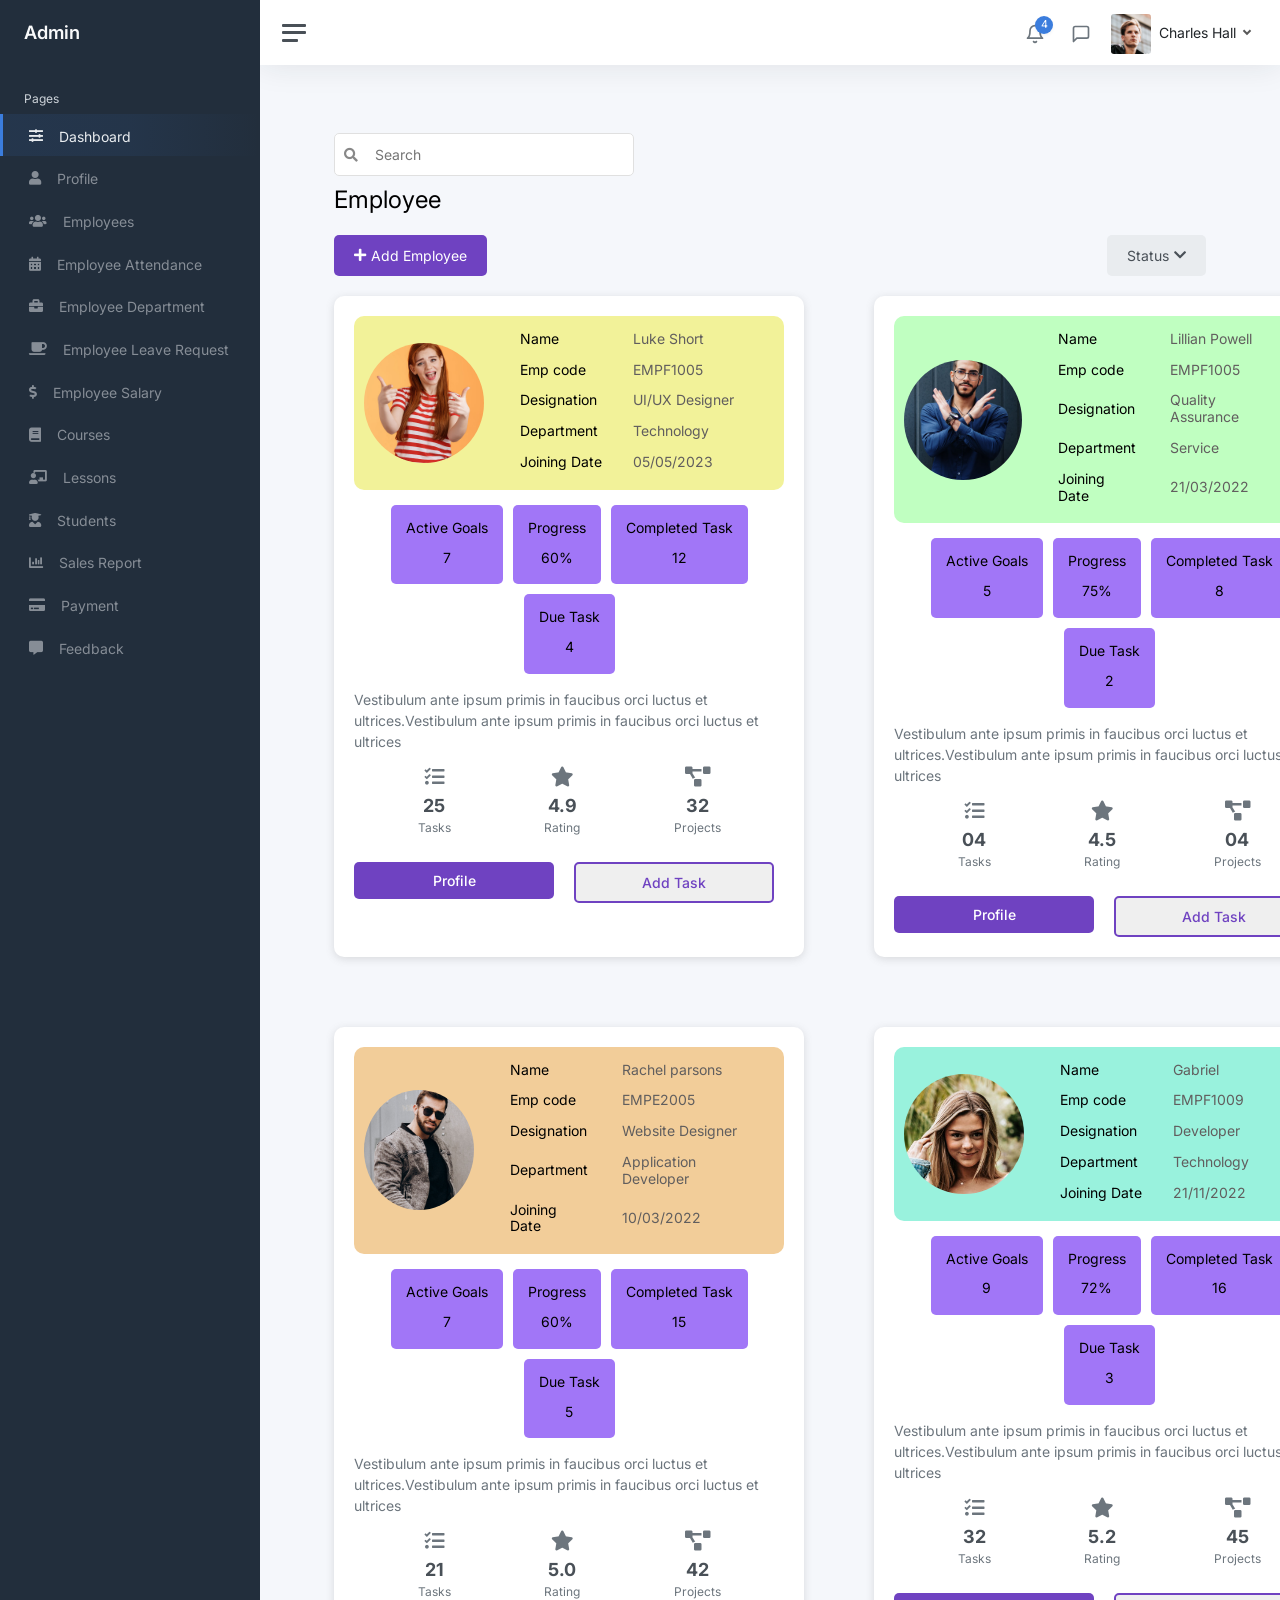
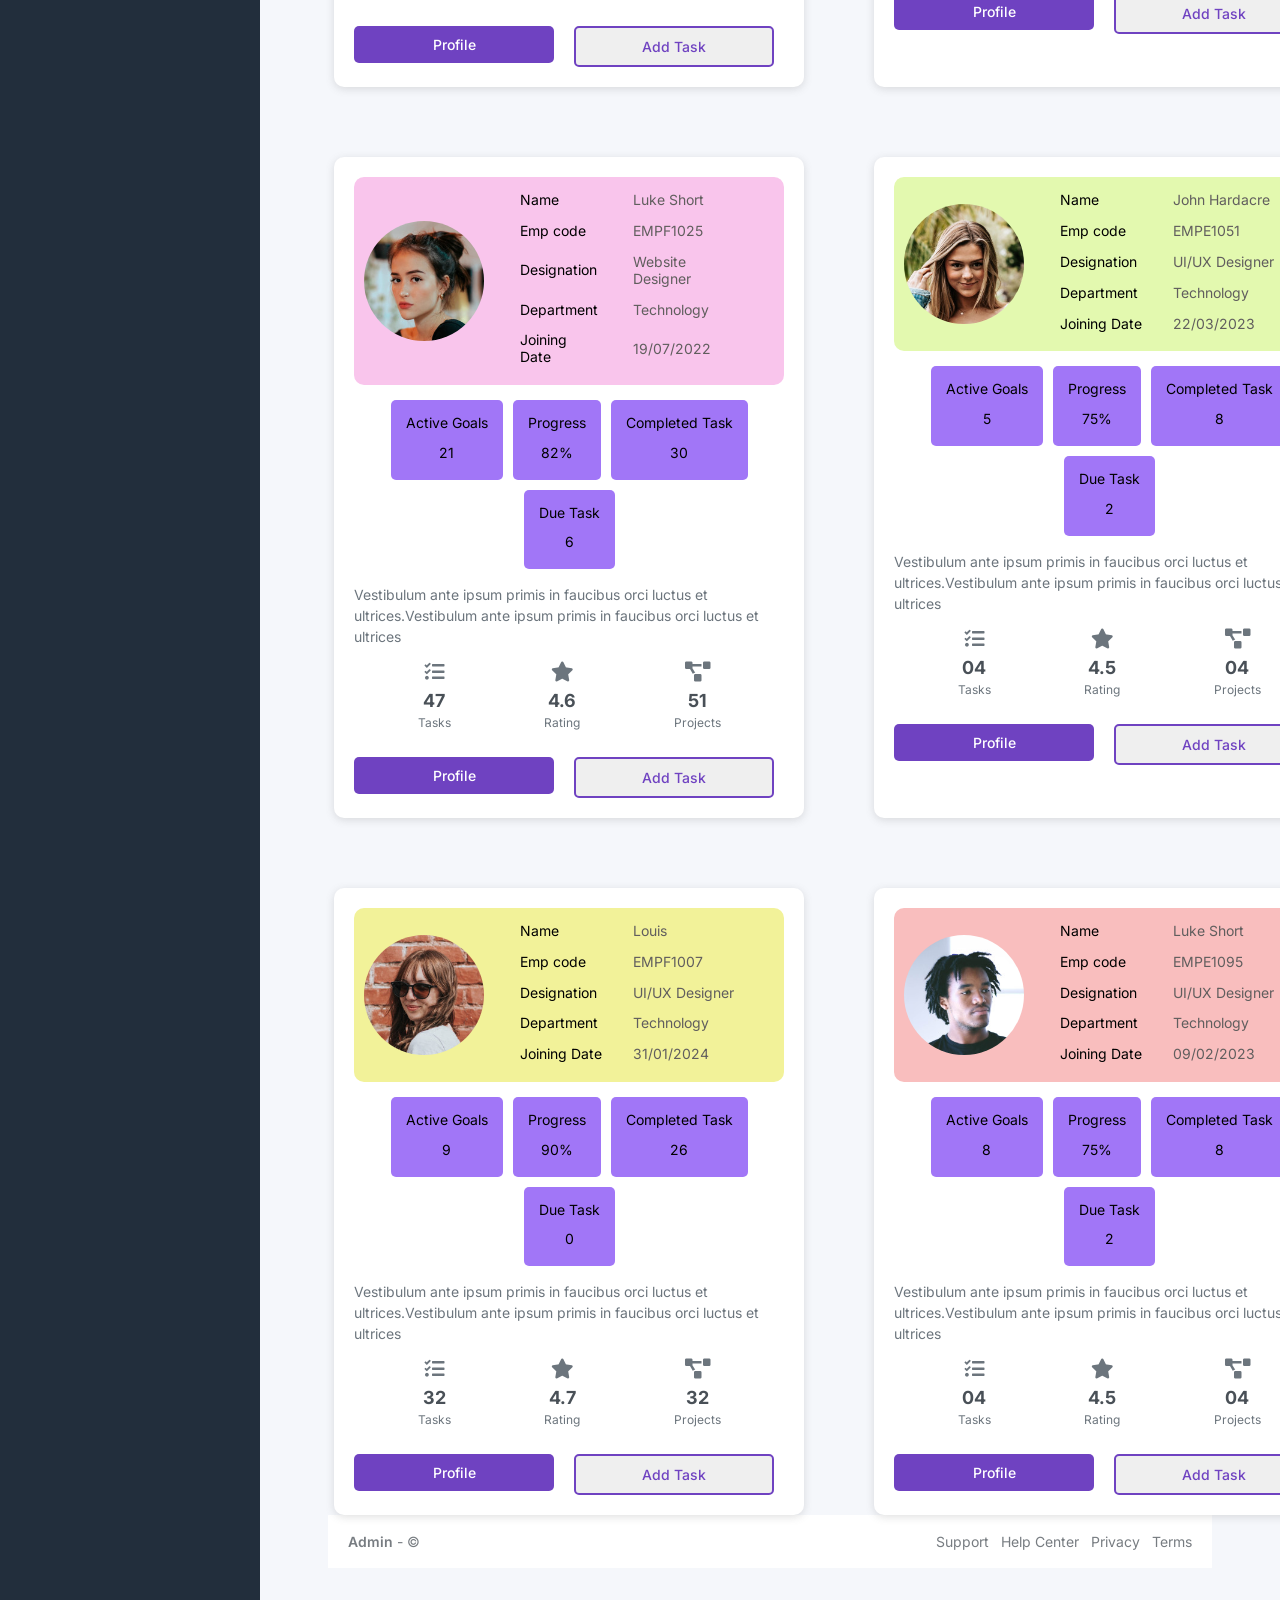
<file: pages-blank.html>
<!DOCTYPE html>
<html lang="en">

<head>
	<meta charset="utf-8">
	<meta http-equiv="X-UA-Compatible" content="IE=edge">
	<meta name="viewport" content="width=device-width, initial-scale=1, shrink-to-fit=no">
	<meta name="description" content="Responsive Admin &amp; Dashboard Template based on Bootstrap 5">
	<meta name="author" content="AdminKit">
	<meta name="keywords"
		content="adminkit, bootstrap, bootstrap 5, admin, dashboard, template, responsive, css, sass, html, theme, front-end, ui kit, web">

	<link rel="preconnect" href="https://fonts.gstatic.com">
	<link rel="shortcut icon" href="img/icons/icon-48x48.png" />

	<link rel="canonical" href="https://demo-basic.adminkit.io/pages-blank.html" />
	<link href="https://cdnjs.cloudflare.com/ajax/libs/font-awesome/5.15.4/css/all.min.css" rel="stylesheet">
	<title>Admin</title>

	<link href="css/app.css" rel="stylesheet">
	<link href="https://fonts.googleapis.com/css2?family=Inter:wght@300;400;600&display=swap" rel="stylesheet">
</head>
<style>
       
	   .main-content {
   
    padding: 20px;
   
}

.container {
    max-width: 1200px;
    margin: 0 auto;
}

.header {
    display: flex;
    justify-content: space-between;
    align-items: center;
    margin-bottom: 10px;
}

.search-container {
    position: relative;
    width: 300px;
}

.search-container input{
    width: 100%;
    padding: 10px 40px 10px 40px;
    border: 1px solid #e0e0e0;
    border-radius: 5px;
    font-size: 14px;
}

.search-icon {
    position: absolute;
    left: 10px;
    top: 50%;
    transform: translateY(-50%);
    color: #888;
}


h1 {
    font-size: 24px;
    margin-bottom: 20px;
}

.actions {
    display: flex;
    justify-content: space-between;
    margin-bottom: 20px;
}

.btn {
    padding: 10px 20px;
    border: none;
    border-radius: 5px;
    cursor: pointer;
    font-size: 14px;
    display: flex;
    align-items: center;
    gap: 5px;
}

.btn-primary {
    background-color: #6f42c1;
    color: white;
}

.btn-secondary {
    background-color: #e9ecef;
    color: #495057;
}

.bottom-icon {
    text-align: center;
    padding: 20px 0;
    border-top: 1px solid rgba(255, 255, 255, 0.1);
}

.bottom-icon i {
    font-size: 1.5rem;
    cursor: pointer;
    transition: color 0.3s;
}

.bottom-icon i:hover {
    color: #ddd;
}



.employee-grid {
    display: grid;
    grid-template-columns: repeat(2, 1fr);
    gap: 70px;
}

.employee-card {
    background-color: white;
    border-radius: 10px;
    padding: 20px;
    box-shadow: rgba(99, 99, 99, 0.2) 0px 2px 8px 0px;
}

.employee-header {
    display: flex;
    align-items: center;
    margin-bottom: 15px;
    padding: 10px;
    border-radius: 10px;
}

.employee-avatar {
    width: 120px;
    height: 120px;
    border-radius: 50%;
    margin-right: 15px;
    object-fit: cover;
}

.emp-details{
    margin-left: 20px;
}

.emp-details form table td{
    padding-right: 30px;
    padding-top: 5px;
    color: #323232;
}

.employee-name {
    font-size: 18px;
    font-weight: bold;
    margin-bottom: 5px;
}

.employee-role {
    display: inline-block;
    padding: 3px 10px;
    border-radius: 15px;
    font-size: 12px;
    margin-top: 10px;
}

.role-designer {
    background-color: #f3e8ff;
    color: #6f42c1;
}

.role-qa {
    background-color: #e6f4ea;
    color: #137333;
}

.role-developer {
    background-color: #fff0e0;
    color: #b93815;
}

.emp-goals{
    display: flex;
    flex-wrap: wrap;
    justify-content: center;
    gap: 10px;
}

.goal{
    display: grid;
    place-items: center;
    background-color: #a176f7;
    color: #fff;
    padding: 10px 15px;
    border-radius: 5px;
    cursor: pointer;
}

.goal:hover{
    background-color: #6f42c1;
}

.goal h5{
    margin-top: 5px;
}


.employee-description {
    color: #6c757d;
    font-size: 14px;
    margin: 15px 0;
}

.employee-stats {
    display: flex;
    justify-content: space-evenly;
    gap: 30px;
    margin-bottom: 15px;
}

.stat-item {
    display: flex;
    flex-direction: column;
    align-items: center;
}

.stat-icon {
    font-size: 20px;
    color: #6c757d;
    margin-bottom: 5px;
}

.stat-value {
    font-size: 18px;
    font-weight: bold;
    color: #495057;
}

.stat-label {
    font-size: 12px;
    color: #6c757d;
}

.employee-actions {
    display: flex;
    justify-content: center;
    gap: 10px;
}

.employee-actions button{
    width: 200px;
    border: none;
    padding: 8px 15px;
    color: white;
    border-radius: 5px;
    font-size: 14px;
    margin: 10px 10px 0 0;
    cursor: pointer;
    font-weight: 500;
}

/* Updated and New Responsive Styles */
@media (max-width: 1024px) {
    .employee-grid {
        grid-template-columns: repeat(auto-fit, minmax(280px, 1fr));
    }
}

@media (max-width: 768px) {
   

    .main-content {
        margin-left: 0;
        width: 100%;
        padding: 20px;
    }

    .header {
        flex-direction: column;
        align-items: flex-start;
    }

    .search-container {
        width: 100%;
        margin-bottom: 20px;
    }

    .search-container input {
        width: 100%;
    }

    .goal{
        width: 150px;
    }

    .employee-actions button{
        width: 100%;
    }
}

@media (max-width: 480px) {
    

    .main-content {
        margin-left: 0;
        width: 100%;
        padding: 1rem;
    }

    .search-container {
        width: 70%;

        left: 50px;
    }

    .header {
        margin-bottom: 20px;
    }

    h1 {
        font-size: 20px;
        margin-bottom: 15px;
    }

    .actions {
        display: flex;
        flex-direction: row;
        gap: 10px;
    }

    .btn {
        width: 100%;
        justify-content: center;
    }

    .employee-grid {
        grid-template-columns: 1fr;
    }

    .employee-card {
        padding: 15px;
    }

    .employee-header {
        flex-direction: column;
        align-items: center;
        text-align: center;
    }

    .employee-avatar {
        width: 80px;
        height: 80px;
        margin-right: 0;
        margin-bottom: 10px;
    }

    .employee-name {
        font-size: 16px;
    }

    .employee-role {
        font-size: 11px;
    }

    .employee-description {
        font-size: 13px;
        margin-bottom: 10px;
    }

    .employee-stats {
        justify-content: space-around;
        gap: 10px;
    }

    .stat-item {
        flex: 1;
    }

    .stat-icon {
        font-size: 16px;
    }

    .stat-value {
        font-size: 16px;
    }

    .stat-label {
        font-size: 11px;
    }

    .employee-actions {
        flex-direction: column;
        gap: 10px;
    }

    .employee-actions .btn {
        width: 100%;
    }
}


</style>
<body>
	<div class="wrapper">
		<nav id="sidebar" class="sidebar js-sidebar">
			<div class="sidebar-content js-simplebar">
                <a class="sidebar-brand" href="index.html">
                    <span class="align-middle">Admin</span>
                </a>

                <ul class="sidebar-nav">
                    <li class="sidebar-header">
                        Pages
                    </li>

                    <li class="sidebar-item active">
                        <a class="sidebar-link" href="index.html">
                            <i class="fas fa-sliders-h align-middle"></i> <span class="align-middle">Dashboard</span>
                        </a>
                    </li>

                    <li class="sidebar-item">
                        <a class="sidebar-link" href="pages-profile.html">
                            <i class="fas fa-user align-middle"></i> <span class="align-middle">Profile</span>
                        </a>
                    </li>

                    

                    <li class="sidebar-item">
                        <a class="sidebar-link" href="pages-blank.html">
                            <i class="fas fa-users align-middle"></i> <span class="align-middle">Employees</span>
                        </a>
                    </li>

                    <li class="sidebar-item">
                        <a class="sidebar-link" href="attandance.html">
                            <i class="fas fa-calendar-alt align-middle"></i> <span class="align-middle">Employee Attendance</span>
                        </a>
                    </li>

                    <li class="sidebar-item">
                        <a class="sidebar-link" href="Department.html">
                            <i class="fas fa-briefcase align-middle"></i> <span class="align-middle">Employee Department</span>
                        </a>
                    </li>

                    <li class="sidebar-item">
                        <a class="sidebar-link" href="Leave.html">
                            <i class="fas fa-coffee align-middle"></i> <span class="align-middle">Employee Leave Request</span>
                        </a>
                    </li>

                    <li class="sidebar-item">
                        <a class="sidebar-link" href="salary.html">
                            <i class="fas fa-dollar-sign align-middle"></i> <span class="align-middle">Employee Salary</span>
                        </a>
                    </li>
					<li class="sidebar-item">
						<a class="sidebar-link" href="#">
							<i class="fas fa-book align-middle"></i> <span class="align-middle">Courses</span>
						</a>
					</li>
				
					<li class="sidebar-item">
						<a class="sidebar-link" href="#">
							<i class="fas fa-chalkboard-teacher align-middle"></i> <span class="align-middle">Lessons</span>
						</a>
					</li>
				
					<li class="sidebar-item">
						<a class="sidebar-link" href="#">
							<i class="fas fa-user-graduate align-middle"></i> <span class="align-middle">Students</span>
						</a>
					</li>
				
					<li class="sidebar-item">
						<a class="sidebar-link" href="#">
							<i class="fas fa-chart-bar align-middle"></i> <span class="align-middle">Sales Report</span>
						</a>
					</li>
				
					<li class="sidebar-item">
						<a class="sidebar-link" href="#">
							<i class="fas fa-credit-card align-middle"></i> <span class="align-middle">Payment</span>
						</a>
					</li>
				
					<li class="sidebar-item">
						<a class="sidebar-link" href="#">
							<i class="fas fa-comment-alt align-middle"></i> <span class="align-middle">Feedback</span>
						</a>
					</li>
                </ul>
            </div>
        </nav>
		<div class="main">
			<nav class="navbar navbar-expand navbar-light navbar-bg">
				<a class="sidebar-toggle js-sidebar-toggle">
					<i class="hamburger align-self-center"></i>
				</a>

				<div class="navbar-collapse collapse">
					<ul class="navbar-nav navbar-align">
						<li class="nav-item dropdown">
							<a class="nav-icon dropdown-toggle" href="#" id="alertsDropdown" data-bs-toggle="dropdown">
								<div class="position-relative">
									<i class="align-middle" data-feather="bell"></i>
									<span class="indicator">4</span>
								</div>
							</a>
							<div class="dropdown-menu dropdown-menu-lg dropdown-menu-end py-0"
								aria-labelledby="alertsDropdown">
								<div class="dropdown-menu-header">
									4 New Notifications
								</div>
								<div class="list-group">
									<a href="#" class="list-group-item">
										<div class="row g-0 align-items-center">
											<div class="col-2">
												<i class="text-danger" data-feather="alert-circle"></i>
											</div>
											<div class="col-10">
												<div class="text-dark">Update completed</div>
												<div class="text-muted small mt-1">Restart server 12 to complete the
													update.</div>
												<div class="text-muted small mt-1">30m ago</div>
											</div>
										</div>
									</a>
									<a href="#" class="list-group-item">
										<div class="row g-0 align-items-center">
											<div class="col-2">
												<i class="text-warning" data-feather="bell"></i>
											</div>
											<div class="col-10">
												<div class="text-dark">Lorem ipsum</div>
												<div class="text-muted small mt-1">Aliquam ex eros, imperdiet vulputate
													hendrerit et.</div>
												<div class="text-muted small mt-1">2h ago</div>
											</div>
										</div>
									</a>
									<a href="#" class="list-group-item">
										<div class="row g-0 align-items-center">
											<div class="col-2">
												<i class="text-primary" data-feather="home"></i>
											</div>
											<div class="col-10">
												<div class="text-dark">Login from 192.186.1.8</div>
												<div class="text-muted small mt-1">5h ago</div>
											</div>
										</div>
									</a>
									<a href="#" class="list-group-item">
										<div class="row g-0 align-items-center">
											<div class="col-2">
												<i class="text-success" data-feather="user-plus"></i>
											</div>
											<div class="col-10">
												<div class="text-dark">New connection</div>
												<div class="text-muted small mt-1">Christina accepted your request.
												</div>
												<div class="text-muted small mt-1">14h ago</div>
											</div>
										</div>
									</a>
								</div>
								<div class="dropdown-menu-footer">
									<a href="#" class="text-muted">Show all notifications</a>
								</div>
							</div>
						</li>
						<li class="nav-item dropdown">
							<a class="nav-icon dropdown-toggle" href="#" id="messagesDropdown"
								data-bs-toggle="dropdown">
								<div class="position-relative">
									<i class="align-middle" data-feather="message-square"></i>
								</div>
							</a>
							<div class="dropdown-menu dropdown-menu-lg dropdown-menu-end py-0"
								aria-labelledby="messagesDropdown">
								<div class="dropdown-menu-header">
									<div class="position-relative">
										4 New Messages
									</div>
								</div>
								<div class="list-group">
									<a href="#" class="list-group-item">
										<div class="row g-0 align-items-center">
											<div class="col-2">
												<img src="img/avatars/avatar-5.jpg"
													class="avatar img-fluid rounded-circle" alt="Vanessa Tucker">
											</div>
											<div class="col-10 ps-2">
												<div class="text-dark">Vanessa Tucker</div>
												<div class="text-muted small mt-1">Nam pretium turpis et arcu. Duis arcu
													tortor.</div>
												<div class="text-muted small mt-1">15m ago</div>
											</div>
										</div>
									</a>
									<a href="#" class="list-group-item">
										<div class="row g-0 align-items-center">
											<div class="col-2">
												<img src="img/avatars/avatar-2.jpg"
													class="avatar img-fluid rounded-circle" alt="William Harris">
											</div>
											<div class="col-10 ps-2">
												<div class="text-dark">William Harris</div>
												<div class="text-muted small mt-1">Curabitur ligula sapien euismod
													vitae.</div>
												<div class="text-muted small mt-1">2h ago</div>
											</div>
										</div>
									</a>
									<a href="#" class="list-group-item">
										<div class="row g-0 align-items-center">
											<div class="col-2">
												<img src="img/avatars/avatar-4.jpg"
													class="avatar img-fluid rounded-circle" alt="Christina Mason">
											</div>
											<div class="col-10 ps-2">
												<div class="text-dark">Christina Mason</div>
												<div class="text-muted small mt-1">Pellentesque auctor neque nec urna.
												</div>
												<div class="text-muted small mt-1">4h ago</div>
											</div>
										</div>
									</a>
									<a href="#" class="list-group-item">
										<div class="row g-0 align-items-center">
											<div class="col-2">
												<img src="img/avatars/avatar-3.jpg"
													class="avatar img-fluid rounded-circle" alt="Sharon Lessman">
											</div>
											<div class="col-10 ps-2">
												<div class="text-dark">Sharon Lessman</div>
												<div class="text-muted small mt-1">Aenean tellus metus, bibendum sed,
													posuere ac, mattis non.</div>
												<div class="text-muted small mt-1">5h ago</div>
											</div>
										</div>
									</a>
								</div>
								<div class="dropdown-menu-footer">
									<a href="#" class="text-muted">Show all messages</a>
								</div>
							</div>
						</li>
						<li class="nav-item dropdown">
							<a class="nav-icon dropdown-toggle d-inline-block d-sm-none" href="#"
								data-bs-toggle="dropdown">
								<i class="align-middle" data-feather="settings"></i>
							</a>

							<a class="nav-link dropdown-toggle d-none d-sm-inline-block" href="#"
								data-bs-toggle="dropdown">
								<img src="img/avatars/avatar.jpg" class="avatar img-fluid rounded me-1"
									alt="Charles Hall" /> <span class="text-dark">Charles Hall</span>
							</a>
							<div class="dropdown-menu dropdown-menu-end">
								<a class="dropdown-item" href="pages-profile.html"><i class="align-middle me-1"
										data-feather="user"></i> Profile</a>
								<a class="dropdown-item" href="#"><i class="align-middle me-1"
										data-feather="pie-chart"></i> Analytics</a>
								<div class="dropdown-divider"></div>
								<a class="dropdown-item" href="index.html"><i class="align-middle me-1"
										data-feather="settings"></i> Settings & Privacy</a>
								<a class="dropdown-item" href="#"><i class="align-middle me-1"
										data-feather="help-circle"></i> Help Center</a>
								<div class="dropdown-divider"></div>
								<a class="dropdown-item" href="Login.html">Log out</a>
							</div>
						</li>
					</ul>
				</div>
			</nav>

			<main class="content">
				<div class="container-fluid p-0">

					
					<div class="card-header">
									<!-- <h5 class="card-title mb-0">Cureently Updating</h5> -->
					</div>
							
<!-- Main Content -->
<div class="main-content">
	<div class="container">
		<header class="header">
			<div class="search-container">
				<i class="fas fa-search search-icon"></i>
				<input type="text" placeholder="Search">
			</div>

			<div class="user-actions">
			

				
			</div>
		</header>

		

		<h1>Employee</h1>

		<div class="actions">
			<button class="btn btn-primary"><i class="fas fa-plus"></i> Add Employee</button>
			<button class="btn btn-secondary">Status <i class="fas fa-chevron-down"></i></button>
		</div>

		<div class="employee-grid">
			<div class="employee-card">
				<div class="employee-header" style="background-color: rgb(242, 242, 153);">
					<img src="images/performer-1.jpg" alt="Luke Short" class="employee-avatar">

					<div class="emp-details">
						<form action="">
							<table>
								<tr>
									<td>
										<h5>Name</h5>
									</td>
									<td>
										<h5 style="color: rgb(97, 94, 94);">Luke Short</h5>
									</td>
								</tr>
								<tr>
									<td>
										<h5>Emp code</h5>
									</td>
									<td>
										<h5 style="color: rgb(97, 94, 94);">EMPF1005</h5>
									</td>
								</tr>
								<tr>
									<td>
										<h5>Designation</h5>
									</td>
									<td>
										<h5 style="color: rgb(97, 94, 94);">UI/UX Designer</h5>
									</td>
								</tr>
								<tr>
									<td>
										<h5>Department</h5>
									</td>
									<td>
										<h5 style="color: rgb(97, 94, 94);">Technology</h5>
									</td>
								</tr>
								<tr>
									<td>
										<h5>Joining Date</h5>
									</td>
									<td>
										<h5 style="color: rgb(97, 94, 94);">05/05/2023</h5>
									</td>
								</tr>
							</table>
						</form>
					</div>

				</div>

				<div class="emp-goals">
					<div class="goal">
						<h5> Active Goals</h5>
						<h5> 7 </h5>
					</div>

					<div class="goal">
						<h5> Progress </h5>
						<h5> 60% </h5>
					</div>

					<div class="goal">
						<h5> Completed Task </h5>
						<h5> 12 </h5>
					</div>

					<div class="goal">
						<h5> Due Task </h5>
						<h5> 4 </h5>
					</div>
				</div>

				<p class="employee-description">Vestibulum ante ipsum primis in faucibus orci luctus et
					ultrices.Vestibulum ante ipsum primis in faucibus orci luctus et ultrices</p>

				<div class="employee-stats">
					<div class="stat-item">
						<i class="fas fa-tasks stat-icon"></i>
						<div class="stat-value">25</div>
						<div class="stat-label">Tasks</div>
					</div>
					<div class="stat-item">
						<i class="fas fa-star stat-icon"></i>
						<div class="stat-value">4.9</div>
						<div class="stat-label">Rating</div>
					</div>
					<div class="stat-item">
						<i class="fas fa-project-diagram stat-icon"></i>
						<div class="stat-value">32</div>
						<div class="stat-label">Projects</div>
					</div>
				</div>

				<div class="employee-actions">
					<a href="profile.html"> <button style="background-color: #6f42c1;"> Profile </button></a>
					<a href="#"> <button style="color: #6f42c1; border: 2px solid #6f42c1;"> Add Task </button> </a>
				</div>

			</div>

			<div class="employee-card">
				<div class="employee-header" style="background-color: rgb(192, 255, 193);">
					<img src="images/performer-2.jpg" alt="Luke Short" class="employee-avatar">

					<div class="emp-details">
						<form action="">
							<table>
								<tr>
									<td>
										<h5>Name</h5>
									</td>
									<td>
										<h5 style="color: rgb(97, 94, 94);">Lillian Powell</h5>
									</td>
								</tr>
								<tr>
									<td>
										<h5>Emp code</h5>
									</td>
									<td>
										<h5 style="color: rgb(97, 94, 94);">EMPF1005</h5>
									</td>
								</tr>
								<tr>
									<td>
										<h5>Designation</h5>
									</td>
									<td>
										<h5 style="color: rgb(97, 94, 94);">Quality Assurance</h5>
									</td>
								</tr>
								<tr>
									<td>
										<h5>Department</h5>
									</td>
									<td>
										<h5 style="color: rgb(97, 94, 94);">Service</h5>
									</td>
								</tr>
								<tr>
									<td>
										<h5>Joining Date</h5>
									</td>
									<td>
										<h5 style="color: rgb(97, 94, 94);">21/03/2022</h5>
									</td>
								</tr>
							</table>
						</form>
					</div>

				</div>

				<div class="emp-goals">
					<div class="goal">
						<h5> Active Goals</h5>
						<h5> 5 </h5>
					</div>

					<div class="goal">
						<h5> Progress </h5>
						<h5> 75% </h5>
					</div>

					<div class="goal">
						<h5> Completed Task </h5>
						<h5> 8 </h5>
					</div>

					<div class="goal">
						<h5> Due Task </h5>
						<h5> 2 </h5>
					</div>
				</div>

				<p class="employee-description">Vestibulum ante ipsum primis in faucibus orci luctus et
					ultrices.Vestibulum ante ipsum primis in faucibus orci luctus et ultrices</p>

				<div class="employee-stats">
					<div class="stat-item">
						<i class="fas fa-tasks stat-icon"></i>
						<div class="stat-value">04</div>
						<div class="stat-label">Tasks</div>
					</div>
					<div class="stat-item">
						<i class="fas fa-star stat-icon"></i>
						<div class="stat-value">4.5</div>
						<div class="stat-label">Rating</div>
					</div>
					<div class="stat-item">
						<i class="fas fa-project-diagram stat-icon"></i>
						<div class="stat-value">04</div>
						<div class="stat-label">Projects</div>
					</div>
				</div>

				<div class="employee-actions">
					<a href="profile.html"> <button style="background-color: #6f42c1;"> Profile </button></a>
					<a href="#"> <button style="color: #6f42c1; border: 2px solid #6f42c1;"> Add Task </button> </a>
				</div>

			</div>

			<div class="employee-card">
				<div class="employee-header" style="background-color: rgb(242, 205, 153);">
					<img src="images/performer-3.jpg" alt="Luke Short" class="employee-avatar">

					<div class="emp-details">
						<form action="">
							<table>
								<tr>
									<td>
										<h5>Name</h5>
									</td>
									<td>
										<h5 style="color: rgb(97, 94, 94);">Rachel parsons</h5>
									</td>
								</tr>
								<tr>
									<td>
										<h5>Emp code</h5>
									</td>
									<td>
										<h5 style="color: rgb(97, 94, 94);">EMPE2005</h5>
									</td>
								</tr>
								<tr>
									<td>
										<h5>Designation</h5>
									</td>
									<td>
										<h5 style="color: rgb(97, 94, 94);">Website Designer</h5>
									</td>
								</tr>
								<tr>
									<td>
										<h5>Department</h5>
									</td>
									<td>
										<h5 style="color: rgb(97, 94, 94);">Application Developer</h5>
									</td>
								</tr>
								<tr>
									<td>
										<h5>Joining Date</h5>
									</td>
									<td>
										<h5 style="color: rgb(97, 94, 94);">10/03/2022</h5>
									</td>
								</tr>
							</table>
						</form>
					</div>

				</div>

				<div class="emp-goals">
					<div class="goal">
						<h5> Active Goals</h5>
						<h5> 7 </h5>
					</div>

					<div class="goal">
						<h5> Progress </h5>
						<h5> 60% </h5>
					</div>

					<div class="goal">
						<h5> Completed Task </h5>
						<h5> 15 </h5>
					</div>

					<div class="goal">
						<h5> Due Task </h5>
						<h5> 5 </h5>
					</div>
				</div>

				<p class="employee-description">Vestibulum ante ipsum primis in faucibus orci luctus et
					ultrices.Vestibulum ante ipsum primis in faucibus orci luctus et ultrices</p>

				<div class="employee-stats">
					<div class="stat-item">
						<i class="fas fa-tasks stat-icon"></i>
						<div class="stat-value">21</div>
						<div class="stat-label">Tasks</div>
					</div>
					<div class="stat-item">
						<i class="fas fa-star stat-icon"></i>
						<div class="stat-value">5.0</div>
						<div class="stat-label">Rating</div>
					</div>
					<div class="stat-item">
						<i class="fas fa-project-diagram stat-icon"></i>
						<div class="stat-value">42</div>
						<div class="stat-label">Projects</div>
					</div>
				</div>

				<div class="employee-actions">
					<a href="profile.html"> <button style="background-color: #6f42c1;"> Profile </button></a>
					<a href="#"> <button style="color: #6f42c1; border: 2px solid #6f42c1;"> Add Task </button> </a>
				</div>

			</div>

			<div class="employee-card">
				<div class="employee-header" style="background-color: rgb(153, 242, 221);">
					<img src="img/avatars/avatar-5.jpg" alt="Luke Short" class="employee-avatar">

					<div class="emp-details">
						<form action="">
							<table>
								<tr>
									<td>
										<h5>Name</h5>
									</td>
									<td>
										<h5 style="color: rgb(97, 94, 94);">Gabriel</h5>
									</td>
								</tr>
								<tr>
									<td>
										<h5>Emp code</h5>
									</td>
									<td>
										<h5 style="color: rgb(97, 94, 94);">EMPF1009</h5>
									</td>
								</tr>
								<tr>
									<td>
										<h5>Designation</h5>
									</td>
									<td>
										<h5 style="color: rgb(97, 94, 94);">Developer</h5>
									</td>
								</tr>
								<tr>
									<td>
										<h5>Department</h5>
									</td>
									<td>
										<h5 style="color: rgb(97, 94, 94);">Technology</h5>
									</td>
								</tr>
								<tr>
									<td>
										<h5>Joining Date</h5>
									</td>
									<td>
										<h5 style="color: rgb(97, 94, 94);">21/11/2022</h5>
									</td>
								</tr>
							</table>
						</form>
					</div>

				</div>

				<div class="emp-goals">
					<div class="goal">
						<h5> Active Goals</h5>
						<h5> 9 </h5>
					</div>

					<div class="goal">
						<h5> Progress </h5>
						<h5> 72% </h5>
					</div>

					<div class="goal">
						<h5> Completed Task </h5>
						<h5> 16 </h5>
					</div>

					<div class="goal">
						<h5> Due Task </h5>
						<h5> 3 </h5>
					</div>
				</div>

				<p class="employee-description">Vestibulum ante ipsum primis in faucibus orci luctus et
					ultrices.Vestibulum ante ipsum primis in faucibus orci luctus et ultrices</p>

				<div class="employee-stats">
					<div class="stat-item">
						<i class="fas fa-tasks stat-icon"></i>
						<div class="stat-value">32</div>
						<div class="stat-label">Tasks</div>
					</div>
					<div class="stat-item">
						<i class="fas fa-star stat-icon"></i>
						<div class="stat-value">5.2</div>
						<div class="stat-label">Rating</div>
					</div>
					<div class="stat-item">
						<i class="fas fa-project-diagram stat-icon"></i>
						<div class="stat-value">45</div>
						<div class="stat-label">Projects</div>
					</div>
				</div>

				<div class="employee-actions">
					<a href="profile.html"> <button style="background-color: #6f42c1;"> Profile </button></a>
					<a href="#"> <button style="color: #6f42c1; border: 2px solid #6f42c1;"> Add Task </button> </a>
				</div>

			</div>

			<div class="employee-card">
				<div class="employee-header" style="background-color: rgb(249, 197, 236);">
					<img src="img/avatars/avatar-4.jpg" alt="Luke Short" class="employee-avatar">

					<div class="emp-details">
						<form action="">
							<table>
								<tr>
									<td>
										<h5>Name</h5>
									</td>
									<td>
										<h5 style="color: rgb(97, 94, 94);">Luke Short</h5>
									</td>
								</tr>
								<tr>
									<td>
										<h5>Emp code</h5>
									</td>
									<td>
										<h5 style="color: rgb(97, 94, 94);">EMPF1025</h5>
									</td>
								</tr>
								<tr>
									<td>
										<h5>Designation</h5>
									</td>
									<td>
										<h5 style="color: rgb(97, 94, 94);">Website Designer</h5>
									</td>
								</tr>
								<tr>
									<td>
										<h5>Department</h5>
									</td>
									<td>
										<h5 style="color: rgb(97, 94, 94);">Technology</h5>
									</td>
								</tr>
								<tr>
									<td>
										<h5>Joining Date</h5>
									</td>
									<td>
										<h5 style="color: rgb(97, 94, 94);">19/07/2022</h5>
									</td>
								</tr>
							</table>
						</form>
					</div>

				</div>

				<div class="emp-goals">
					<div class="goal">
						<h5> Active Goals</h5>
						<h5> 21 </h5>
					</div>

					<div class="goal">
						<h5> Progress </h5>
						<h5> 82% </h5>
					</div>

					<div class="goal">
						<h5> Completed Task </h5>
						<h5> 30 </h5>
					</div>

					<div class="goal">
						<h5> Due Task </h5>
						<h5> 6 </h5>
					</div>
				</div>

				<p class="employee-description">Vestibulum ante ipsum primis in faucibus orci luctus et
					ultrices.Vestibulum ante ipsum primis in faucibus orci luctus et ultrices</p>

				<div class="employee-stats">
					<div class="stat-item">
						<i class="fas fa-tasks stat-icon"></i>
						<div class="stat-value">47</div>
						<div class="stat-label">Tasks</div>
					</div>
					<div class="stat-item">
						<i class="fas fa-star stat-icon"></i>
						<div class="stat-value">4.6</div>
						<div class="stat-label">Rating</div>
					</div>
					<div class="stat-item">
						<i class="fas fa-project-diagram stat-icon"></i>
						<div class="stat-value">51</div>
						<div class="stat-label">Projects</div>
					</div>
				</div>

				<div class="employee-actions">
					<a href="profile.html"> <button style="background-color: #6f42c1;"> Profile </button></a>
					<a href="#"> <button style="color: #6f42c1; border: 2px solid #6f42c1;"> Add Task </button> </a>
				</div>

			</div>

			<div class="employee-card">
				<div class="employee-header" style="background-color: rgb(227, 249, 175);">
					<img src="img/avatars/avatar-5.jpg" alt="Luke Short" class="employee-avatar">

					<div class="emp-details">
						<form action="">
							<table>
								<tr>
									<td>
										<h5>Name</h5>
									</td>
									<td>
										<h5 style="color: rgb(97, 94, 94);">John Hardacre</h5>
									</td>
								</tr>
								<tr>
									<td>
										<h5>Emp code</h5>
									</td>
									<td>
										<h5 style="color: rgb(97, 94, 94);">EMPE1051</h5>
									</td>
								</tr>
								<tr>
									<td>
										<h5>Designation</h5>
									</td>
									<td>
										<h5 style="color: rgb(97, 94, 94);">UI/UX Designer</h5>
									</td>
								</tr>
								<tr>
									<td>
										<h5>Department</h5>
									</td>
									<td>
										<h5 style="color: rgb(97, 94, 94);">Technology</h5>
									</td>
								</tr>
								<tr>
									<td>
										<h5>Joining Date</h5>
									</td>
									<td>
										<h5 style="color: rgb(97, 94, 94);">22/03/2023</h5>
									</td>
								</tr>
							</table>
						</form>
					</div>

				</div>

				<div class="emp-goals">
					<div class="goal">
						<h5> Active Goals</h5>
						<h5> 5 </h5>
					</div>

					<div class="goal">
						<h5> Progress </h5>
						<h5> 75% </h5>
					</div>

					<div class="goal">
						<h5> Completed Task </h5>
						<h5> 8 </h5>
					</div>

					<div class="goal">
						<h5> Due Task </h5>
						<h5> 2 </h5>
					</div>
				</div>

				<p class="employee-description">Vestibulum ante ipsum primis in faucibus orci luctus et
					ultrices.Vestibulum ante ipsum primis in faucibus orci luctus et ultrices</p>

				<div class="employee-stats">
					<div class="stat-item">
						<i class="fas fa-tasks stat-icon"></i>
						<div class="stat-value">04</div>
						<div class="stat-label">Tasks</div>
					</div>
					<div class="stat-item">
						<i class="fas fa-star stat-icon"></i>
						<div class="stat-value">4.5</div>
						<div class="stat-label">Rating</div>
					</div>
					<div class="stat-item">
						<i class="fas fa-project-diagram stat-icon"></i>
						<div class="stat-value">04</div>
						<div class="stat-label">Projects</div>
					</div>
				</div>

				<div class="employee-actions">
					<a href="profile.html"> <button style="background-color: #6f42c1;"> Profile </button></a>
					<a href="#"> <button style="color: #6f42c1; border: 2px solid #6f42c1;"> Add Task </button> </a>
				</div>

			</div>

			<div class="employee-card">
				<div class="employee-header" style="background-color: rgb(242, 242, 153);">
					<img src="img/avatars/avatar-3.jpg" alt="Luke Short" class="employee-avatar">

					<div class="emp-details">
						<form action="">
							<table>
								<tr>
									<td>
										<h5>Name</h5>
									</td>
									<td>
										<h5 style="color: rgb(97, 94, 94);">Louis</h5>
									</td>
								</tr>
								<tr>
									<td>
										<h5>Emp code</h5>
									</td>
									<td>
										<h5 style="color: rgb(97, 94, 94);">EMPF1007</h5>
									</td>
								</tr>
								<tr>
									<td>
										<h5>Designation</h5>
									</td>
									<td>
										<h5 style="color: rgb(97, 94, 94);">UI/UX Designer</h5>
									</td>
								</tr>
								<tr>
									<td>
										<h5>Department</h5>
									</td>
									<td>
										<h5 style="color: rgb(97, 94, 94);">Technology</h5>
									</td>
								</tr>
								<tr>
									<td>
										<h5>Joining Date</h5>
									</td>
									<td>
										<h5 style="color: rgb(97, 94, 94);">31/01/2024</h5>
									</td>
								</tr>
							</table>
						</form>
					</div>

				</div>

				<div class="emp-goals">
					<div class="goal">
						<h5> Active Goals</h5>
						<h5> 9 </h5>
					</div>

					<div class="goal">
						<h5> Progress </h5>
						<h5> 90% </h5>
					</div>

					<div class="goal">
						<h5> Completed Task </h5>
						<h5> 26 </h5>
					</div>

					<div class="goal">
						<h5> Due Task </h5>
						<h5> 0 </h5>
					</div>
				</div>

				<p class="employee-description">Vestibulum ante ipsum primis in faucibus orci luctus et
					ultrices.Vestibulum ante ipsum primis in faucibus orci luctus et ultrices</p>

				<div class="employee-stats">
					<div class="stat-item">
						<i class="fas fa-tasks stat-icon"></i>
						<div class="stat-value">32</div>
						<div class="stat-label">Tasks</div>
					</div>
					<div class="stat-item">
						<i class="fas fa-star stat-icon"></i>
						<div class="stat-value">4.7</div>
						<div class="stat-label">Rating</div>
					</div>
					<div class="stat-item">
						<i class="fas fa-project-diagram stat-icon"></i>
						<div class="stat-value">32</div>
						<div class="stat-label">Projects</div>
					</div>
				</div>

				<div class="employee-actions">
					<a href="profile.html"> <button style="background-color: #6f42c1;"> Profile </button></a>
					<a href="#"> <button style="color: #6f42c1; border: 2px solid #6f42c1;"> Add Task </button> </a>
				</div>

			</div>

			<div class="employee-card">
				<div class="employee-header" style="background-color: rgb(249, 190, 190);">
					<img src="img/avatars/avatar-2.jpg" alt="Luke Short" class="employee-avatar">

					<div class="emp-details">
						<form action="">
							<table>
								<tr>
									<td>
										<h5>Name</h5>
									</td>
									<td>
										<h5 style="color: rgb(97, 94, 94);">Luke Short</h5>
									</td>
								</tr>
								<tr>
									<td>
										<h5>Emp code</h5>
									</td>
									<td>
										<h5 style="color: rgb(97, 94, 94);">EMPE1095</h5>
									</td>
								</tr>
								<tr>
									<td>
										<h5>Designation</h5>
									</td>
									<td>
										<h5 style="color: rgb(97, 94, 94);">UI/UX Designer</h5>
									</td>
								</tr>
								<tr>
									<td>
										<h5>Department</h5>
									</td>
									<td>
										<h5 style="color: rgb(97, 94, 94);">Technology</h5>
									</td>
								</tr>
								<tr>
									<td>
										<h5>Joining Date</h5>
									</td>
									<td>
										<h5 style="color: rgb(97, 94, 94);">09/02/2023</h5>
									</td>
								</tr>
							</table>
						</form>
					</div>

				</div>

				<div class="emp-goals">
					<div class="goal">
						<h5> Active Goals</h5>
						<h5> 8 </h5>
					</div>

					<div class="goal">
						<h5> Progress </h5>
						<h5> 75% </h5>
					</div>

					<div class="goal">
						<h5> Completed Task </h5>
						<h5> 8 </h5>
					</div>

					<div class="goal">
						<h5> Due Task </h5>
						<h5> 2 </h5>
					</div>
				</div>

				<p class="employee-description">Vestibulum ante ipsum primis in faucibus orci luctus et
					ultrices.Vestibulum ante ipsum primis in faucibus orci luctus et ultrices</p>

				<div class="employee-stats">
					<div class="stat-item">
						<i class="fas fa-tasks stat-icon"></i>
						<div class="stat-value">04</div>
						<div class="stat-label">Tasks</div>
					</div>
					<div class="stat-item">
						<i class="fas fa-star stat-icon"></i>
						<div class="stat-value">4.5</div>
						<div class="stat-label">Rating</div>
					</div>
					<div class="stat-item">
						<i class="fas fa-project-diagram stat-icon"></i>
						<div class="stat-value">04</div>
						<div class="stat-label">Projects</div>
					</div>
				</div>

				<div class="employee-actions">
					<a href="profile.html"> <button style="background-color: #6f42c1;"> Profile </button></a>
					<a href="#"> <button style="color: #6f42c1; border: 2px solid #6f42c1;"> Add Task </button> </a>
				</div>

			</div>
		</div>

	</div>


			<footer class="footer">
				<div class="container-fluid">
					<div class="row text-muted">
						<div class="col-6 text-start">
							<p class="mb-0">
								<a class="text-muted" href="#"
									target="_blank"><strong>Admin</strong></a> - <a class="text-muted"
									href="#" target="_blank"><strong></strong></a> &copy;
							</p>
						</div>
						<div class="col-6 text-end">
							<ul class="list-inline">
								<li class="list-inline-item">
									<a class="text-muted" href="#" target="_blank">Support</a>
								</li>
								<li class="list-inline-item">
									<a class="text-muted" href="#" target="_blank">Help Center</a>
								</li>
								<li class="list-inline-item">
									<a class="text-muted" href="#" target="_blank">Privacy</a>
								</li>
								<li class="list-inline-item">
									<a class="text-muted" href="#" target="_blank">Terms</a>
								</li>
							</ul>
						</div>
					</div>
				</div>
			</footer>
		</div>
	</div>
	<script src="js/app.js"></script>

</body>
</html>
</file>
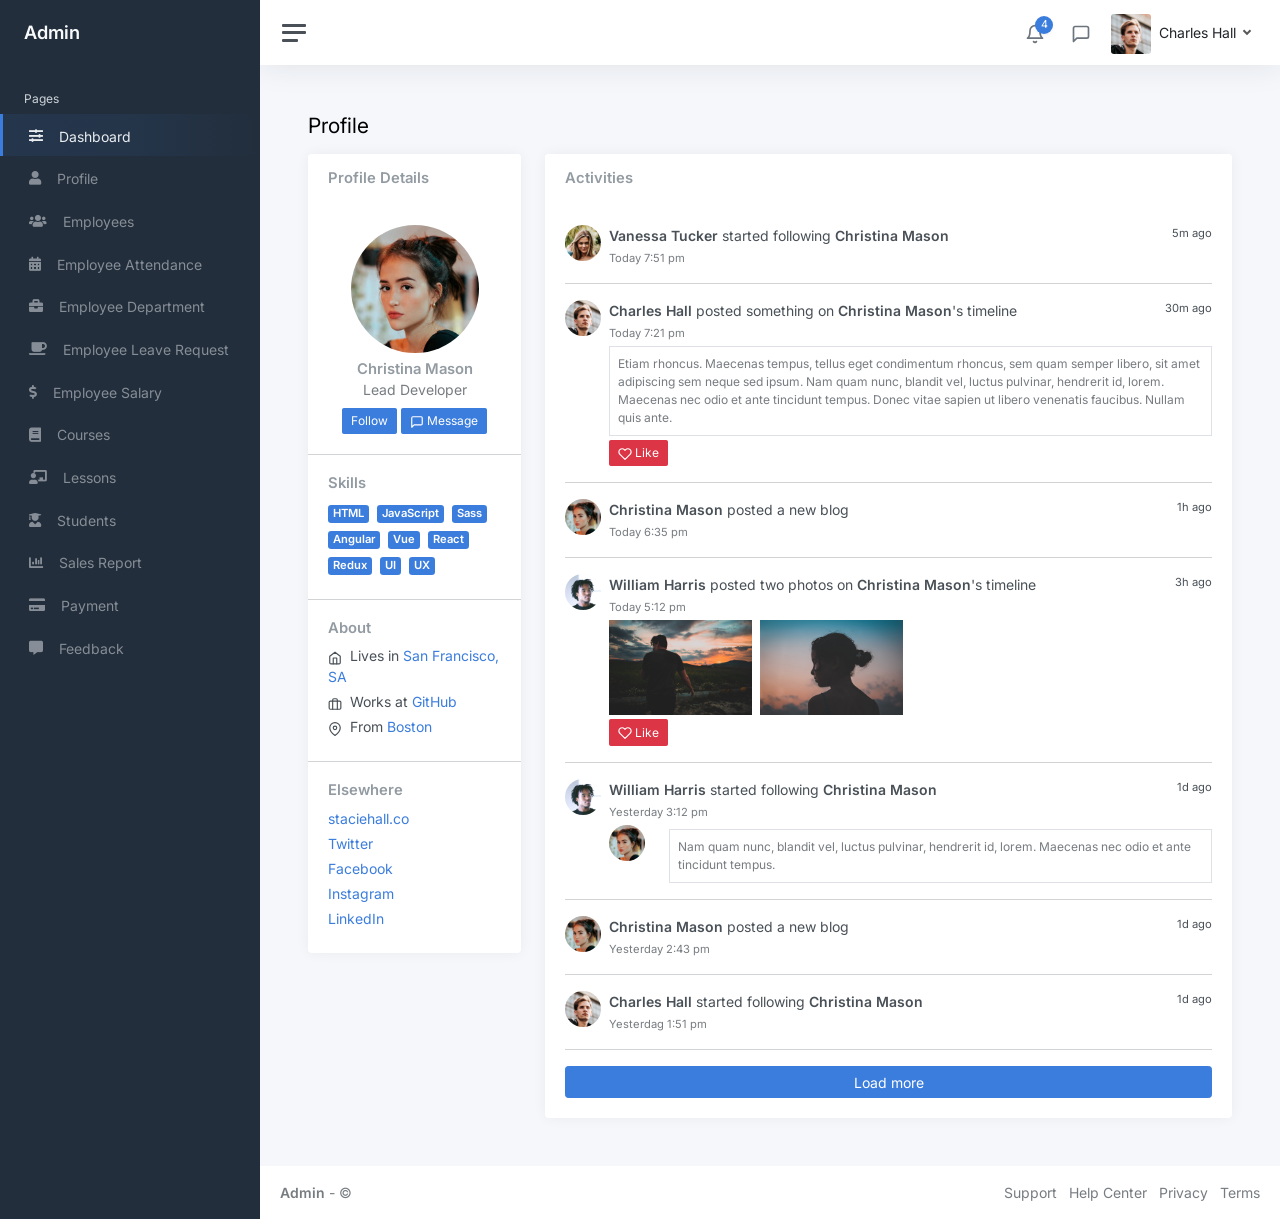
<file: pages-profile.html>
<!DOCTYPE html>
<html lang="en">

<head>
	<meta charset="utf-8">
	<meta http-equiv="X-UA-Compatible" content="IE=edge">
	<meta name="viewport" content="width=device-width, initial-scale=1, shrink-to-fit=no">
	<meta name="description" content="Responsive Admin &amp; Dashboard Template based on Bootstrap 5">
	<meta name="author" content="AdminKit">
	<meta name="keywords" content="adminkit, bootstrap, bootstrap 5, admin, dashboard, template, responsive, css, sass, html, theme, front-end, ui kit, web">

	<link rel="preconnect" href="https://fonts.gstatic.com">
	<link rel="shortcut icon" href="img/icons/icon-48x48.png" />

	<link rel="canonical" href="https://demo-basic.adminkit.io/pages-profile.html" />

	<title>Admin</title>
	<link href="https://cdnjs.cloudflare.com/ajax/libs/font-awesome/5.15.4/css/all.min.css" rel="stylesheet">

	<link href="css/app.css" rel="stylesheet">
	<link href="https://fonts.googleapis.com/css2?family=Inter:wght@300;400;600&display=swap" rel="stylesheet">
</head>

<body>
	<div class="wrapper">
		<nav id="sidebar" class="sidebar js-sidebar">
			<div class="sidebar-content js-simplebar">
                <a class="sidebar-brand" href="index.html">
                    <span class="align-middle">Admin</span>
                </a>

                <ul class="sidebar-nav">
                    <li class="sidebar-header">
                        Pages
                    </li>

                    <li class="sidebar-item active">
                        <a class="sidebar-link" href="index.html">
                            <i class="fas fa-sliders-h align-middle"></i> <span class="align-middle">Dashboard</span>
                        </a>
                    </li>

                    <li class="sidebar-item">
                        <a class="sidebar-link" href="pages-profile.html">
                            <i class="fas fa-user align-middle"></i> <span class="align-middle">Profile</span>
                        </a>
                    </li>

                   

                    <li class="sidebar-item">
                        <a class="sidebar-link" href="pages-blank.html">
                            <i class="fas fa-users align-middle"></i> <span class="align-middle">Employees</span>
                        </a>
                    </li>

                    <li class="sidebar-item">
                        <a class="sidebar-link" href="attandance.html">
                            <i class="fas fa-calendar-alt align-middle"></i> <span class="align-middle">Employee Attendance</span>
                        </a>
                    </li>

                    <li class="sidebar-item">
                        <a class="sidebar-link" href="Department.html">
                            <i class="fas fa-briefcase align-middle"></i> <span class="align-middle">Employee Department</span>
                        </a>
                    </li>

                    <li class="sidebar-item">
                        <a class="sidebar-link" href="Leave.html">
                            <i class="fas fa-coffee align-middle"></i> <span class="align-middle">Employee Leave Request</span>
                        </a>
                    </li>

                    <li class="sidebar-item">
                        <a class="sidebar-link" href="salary.html">
                            <i class="fas fa-dollar-sign align-middle"></i> <span class="align-middle">Employee Salary</span>
                        </a>
                    </li>
					<li class="sidebar-item">
						<a class="sidebar-link" href="#">
							<i class="fas fa-book align-middle"></i> <span class="align-middle">Courses</span>
						</a>
					</li>
				
					<li class="sidebar-item">
						<a class="sidebar-link" href="#">
							<i class="fas fa-chalkboard-teacher align-middle"></i> <span class="align-middle">Lessons</span>
						</a>
					</li>
				
					<li class="sidebar-item">
						<a class="sidebar-link" href="#">
							<i class="fas fa-user-graduate align-middle"></i> <span class="align-middle">Students</span>
						</a>
					</li>
				
					<li class="sidebar-item">
						<a class="sidebar-link" href="#">
							<i class="fas fa-chart-bar align-middle"></i> <span class="align-middle">Sales Report</span>
						</a>
					</li>
				
					<li class="sidebar-item">
						<a class="sidebar-link" href="#">
							<i class="fas fa-credit-card align-middle"></i> <span class="align-middle">Payment</span>
						</a>
					</li>
				
					<li class="sidebar-item">
						<a class="sidebar-link" href="#">
							<i class="fas fa-comment-alt align-middle"></i> <span class="align-middle">Feedback</span>
						</a>
					</li>
                </ul>
            </div>
        </nav>

		<div class="main">
			<nav class="navbar navbar-expand navbar-light navbar-bg">
				<a class="sidebar-toggle js-sidebar-toggle">
          <i class="hamburger align-self-center"></i>
        </a>

				<div class="navbar-collapse collapse">
					<ul class="navbar-nav navbar-align">
						<li class="nav-item dropdown">
							<a class="nav-icon dropdown-toggle" href="#" id="alertsDropdown" data-bs-toggle="dropdown">
								<div class="position-relative">
									<i class="align-middle" data-feather="bell"></i>
									<span class="indicator">4</span>
								</div>
							</a>
							<div class="dropdown-menu dropdown-menu-lg dropdown-menu-end py-0" aria-labelledby="alertsDropdown">
								<div class="dropdown-menu-header">
									4 New Notifications
								</div>
								<div class="list-group">
									<a href="#" class="list-group-item">
										<div class="row g-0 align-items-center">
											<div class="col-2">
												<i class="text-danger" data-feather="alert-circle"></i>
											</div>
											<div class="col-10">
												<div class="text-dark">Update completed</div>
												<div class="text-muted small mt-1">Restart server 12 to complete the update.</div>
												<div class="text-muted small mt-1">30m ago</div>
											</div>
										</div>
									</a>
									<a href="#" class="list-group-item">
										<div class="row g-0 align-items-center">
											<div class="col-2">
												<i class="text-warning" data-feather="bell"></i>
											</div>
											<div class="col-10">
												<div class="text-dark">Lorem ipsum</div>
												<div class="text-muted small mt-1">Aliquam ex eros, imperdiet vulputate hendrerit et.</div>
												<div class="text-muted small mt-1">2h ago</div>
											</div>
										</div>
									</a>
									<a href="#" class="list-group-item">
										<div class="row g-0 align-items-center">
											<div class="col-2">
												<i class="text-primary" data-feather="home"></i>
											</div>
											<div class="col-10">
												<div class="text-dark">Login from 192.186.1.8</div>
												<div class="text-muted small mt-1">5h ago</div>
											</div>
										</div>
									</a>
									<a href="#" class="list-group-item">
										<div class="row g-0 align-items-center">
											<div class="col-2">
												<i class="text-success" data-feather="user-plus"></i>
											</div>
											<div class="col-10">
												<div class="text-dark">New connection</div>
												<div class="text-muted small mt-1">Christina accepted your request.</div>
												<div class="text-muted small mt-1">14h ago</div>
											</div>
										</div>
									</a>
								</div>
								<div class="dropdown-menu-footer">
									<a href="#" class="text-muted">Show all notifications</a>
								</div>
							</div>
						</li>
						<li class="nav-item dropdown">
							<a class="nav-icon dropdown-toggle" href="#" id="messagesDropdown" data-bs-toggle="dropdown">
								<div class="position-relative">
									<i class="align-middle" data-feather="message-square"></i>
								</div>
							</a>
							<div class="dropdown-menu dropdown-menu-lg dropdown-menu-end py-0" aria-labelledby="messagesDropdown">
								<div class="dropdown-menu-header">
									<div class="position-relative">
										4 New Messages
									</div>
								</div>
								<div class="list-group">
									<a href="#" class="list-group-item">
										<div class="row g-0 align-items-center">
											<div class="col-2">
												<img src="img/avatars/avatar-5.jpg" class="avatar img-fluid rounded-circle" alt="Vanessa Tucker">
											</div>
											<div class="col-10 ps-2">
												<div class="text-dark">Vanessa Tucker</div>
												<div class="text-muted small mt-1">Nam pretium turpis et arcu. Duis arcu tortor.</div>
												<div class="text-muted small mt-1">15m ago</div>
											</div>
										</div>
									</a>
									<a href="#" class="list-group-item">
										<div class="row g-0 align-items-center">
											<div class="col-2">
												<img src="img/avatars/avatar-2.jpg" class="avatar img-fluid rounded-circle" alt="William Harris">
											</div>
											<div class="col-10 ps-2">
												<div class="text-dark">William Harris</div>
												<div class="text-muted small mt-1">Curabitur ligula sapien euismod vitae.</div>
												<div class="text-muted small mt-1">2h ago</div>
											</div>
										</div>
									</a>
									<a href="#" class="list-group-item">
										<div class="row g-0 align-items-center">
											<div class="col-2">
												<img src="img/avatars/avatar-4.jpg" class="avatar img-fluid rounded-circle" alt="Christina Mason">
											</div>
											<div class="col-10 ps-2">
												<div class="text-dark">Christina Mason</div>
												<div class="text-muted small mt-1">Pellentesque auctor neque nec urna.</div>
												<div class="text-muted small mt-1">4h ago</div>
											</div>
										</div>
									</a>
									<a href="#" class="list-group-item">
										<div class="row g-0 align-items-center">
											<div class="col-2">
												<img src="img/avatars/avatar-3.jpg" class="avatar img-fluid rounded-circle" alt="Sharon Lessman">
											</div>
											<div class="col-10 ps-2">
												<div class="text-dark">Sharon Lessman</div>
												<div class="text-muted small mt-1">Aenean tellus metus, bibendum sed, posuere ac, mattis non.</div>
												<div class="text-muted small mt-1">5h ago</div>
											</div>
										</div>
									</a>
								</div>
								<div class="dropdown-menu-footer">
									<a href="#" class="text-muted">Show all messages</a>
								</div>
							</div>
						</li>
						<li class="nav-item dropdown">
							<a class="nav-icon dropdown-toggle d-inline-block d-sm-none" href="#" data-bs-toggle="dropdown">
                <i class="align-middle" data-feather="settings"></i>
              </a>

							<a class="nav-link dropdown-toggle d-none d-sm-inline-block" href="#" data-bs-toggle="dropdown">
                <img src="img/avatars/avatar.jpg" class="avatar img-fluid rounded me-1" alt="Charles Hall" /> <span class="text-dark">Charles Hall</span>
              </a>
							<div class="dropdown-menu dropdown-menu-end">
								<a class="dropdown-item" href="pages-profile.html"><i class="align-middle me-1" data-feather="user"></i> Profile</a>
								<a class="dropdown-item" href="#"><i class="align-middle me-1" data-feather="pie-chart"></i> Analytics</a>
								<div class="dropdown-divider"></div>
								<a class="dropdown-item" href="index.html"><i class="align-middle me-1" data-feather="settings"></i> Settings & Privacy</a>
								<a class="dropdown-item" href="#"><i class="align-middle me-1" data-feather="help-circle"></i> Help Center</a>
								<div class="dropdown-divider"></div>
								<a class="dropdown-item" href="Login.html">Log out</a>
							</div>
						</li>
					</ul>
				</div>
			</nav>

			<main class="content">
				<div class="container-fluid p-0">

					<div class="mb-3">
						<h1 class="h3 d-inline align-middle">Profile</h1>
						
					</div>
					<div class="row">
						<div class="col-md-4 col-xl-3">
							<div class="card mb-3">
								<div class="card-header">
									<h5 class="card-title mb-0">Profile Details</h5>
								</div>
								<div class="card-body text-center">
									<img src="img/avatars/avatar-4.jpg" alt="Christina Mason" class="img-fluid rounded-circle mb-2" width="128" height="128" />
									<h5 class="card-title mb-0">Christina Mason</h5>
									<div class="text-muted mb-2">Lead Developer</div>

									<div>
										<a class="btn btn-primary btn-sm" href="#">Follow</a>
										<a class="btn btn-primary btn-sm" href="#"><span data-feather="message-square"></span> Message</a>
									</div>
								</div>
								<hr class="my-0" />
								<div class="card-body">
									<h5 class="h6 card-title">Skills</h5>
									<a href="#" class="badge bg-primary me-1 my-1">HTML</a>
									<a href="#" class="badge bg-primary me-1 my-1">JavaScript</a>
									<a href="#" class="badge bg-primary me-1 my-1">Sass</a>
									<a href="#" class="badge bg-primary me-1 my-1">Angular</a>
									<a href="#" class="badge bg-primary me-1 my-1">Vue</a>
									<a href="#" class="badge bg-primary me-1 my-1">React</a>
									<a href="#" class="badge bg-primary me-1 my-1">Redux</a>
									<a href="#" class="badge bg-primary me-1 my-1">UI</a>
									<a href="#" class="badge bg-primary me-1 my-1">UX</a>
								</div>
								<hr class="my-0" />
								<div class="card-body">
									<h5 class="h6 card-title">About</h5>
									<ul class="list-unstyled mb-0">
										<li class="mb-1"><span data-feather="home" class="feather-sm me-1"></span> Lives in <a href="#">San Francisco, SA</a></li>

										<li class="mb-1"><span data-feather="briefcase" class="feather-sm me-1"></span> Works at <a href="#">GitHub</a></li>
										<li class="mb-1"><span data-feather="map-pin" class="feather-sm me-1"></span> From <a href="#">Boston</a></li>
									</ul>
								</div>
								<hr class="my-0" />
								<div class="card-body">
									<h5 class="h6 card-title">Elsewhere</h5>
									<ul class="list-unstyled mb-0">
										<li class="mb-1"><a href="#">staciehall.co</a></li>
										<li class="mb-1"><a href="#">Twitter</a></li>
										<li class="mb-1"><a href="#">Facebook</a></li>
										<li class="mb-1"><a href="#">Instagram</a></li>
										<li class="mb-1"><a href="#">LinkedIn</a></li>
									</ul>
								</div>
							</div>
						</div>

						<div class="col-md-8 col-xl-9">
							<div class="card">
								<div class="card-header">

									<h5 class="card-title mb-0">Activities</h5>
								</div>
								<div class="card-body h-100">

									<div class="d-flex align-items-start">
										<img src="img/avatars/avatar-5.jpg" width="36" height="36" class="rounded-circle me-2" alt="Vanessa Tucker">
										<div class="flex-grow-1">
											<small class="float-end text-navy">5m ago</small>
											<strong>Vanessa Tucker</strong> started following <strong>Christina Mason</strong><br />
											<small class="text-muted">Today 7:51 pm</small><br />

										</div>
									</div>

									<hr />
									<div class="d-flex align-items-start">
										<img src="img/avatars/avatar.jpg" width="36" height="36" class="rounded-circle me-2" alt="Charles Hall">
										<div class="flex-grow-1">
											<small class="float-end text-navy">30m ago</small>
											<strong>Charles Hall</strong> posted something on <strong>Christina Mason</strong>'s timeline<br />
											<small class="text-muted">Today 7:21 pm</small>

											<div class="border text-sm text-muted p-2 mt-1">
												Etiam rhoncus. Maecenas tempus, tellus eget condimentum rhoncus, sem quam semper libero, sit amet adipiscing sem neque sed ipsum. Nam quam nunc, blandit vel, luctus
												pulvinar, hendrerit id, lorem. Maecenas nec odio et ante tincidunt tempus. Donec vitae sapien ut libero venenatis faucibus. Nullam quis ante.
											</div>

											<a href="#" class="btn btn-sm btn-danger mt-1"><i class="feather-sm" data-feather="heart"></i> Like</a>
										</div>
									</div>

									<hr />
									<div class="d-flex align-items-start">
										<img src="img/avatars/avatar-4.jpg" width="36" height="36" class="rounded-circle me-2" alt="Christina Mason">
										<div class="flex-grow-1">
											<small class="float-end text-navy">1h ago</small>
											<strong>Christina Mason</strong> posted a new blog<br />

											<small class="text-muted">Today 6:35 pm</small>
										</div>
									</div>

									<hr />
									<div class="d-flex align-items-start">
										<img src="img/avatars/avatar-2.jpg" width="36" height="36" class="rounded-circle me-2" alt="William Harris">
										<div class="flex-grow-1">
											<small class="float-end text-navy">3h ago</small>
											<strong>William Harris</strong> posted two photos on <strong>Christina Mason</strong>'s timeline<br />
											<small class="text-muted">Today 5:12 pm</small>

											<div class="row g-0 mt-1">
												<div class="col-6 col-md-4 col-lg-4 col-xl-3">
													<img src="img/photos/unsplash-1.jpg" class="img-fluid pe-2" alt="Unsplash">
												</div>
												<div class="col-6 col-md-4 col-lg-4 col-xl-3">
													<img src="img/photos/unsplash-2.jpg" class="img-fluid pe-2" alt="Unsplash">
												</div>
											</div>

											<a href="#" class="btn btn-sm btn-danger mt-1"><i class="feather-sm" data-feather="heart"></i> Like</a>
										</div>
									</div>

									<hr />
									<div class="d-flex align-items-start">
										<img src="img/avatars/avatar-2.jpg" width="36" height="36" class="rounded-circle me-2" alt="William Harris">
										<div class="flex-grow-1">
											<small class="float-end text-navy">1d ago</small>
											<strong>William Harris</strong> started following <strong>Christina Mason</strong><br />
											<small class="text-muted">Yesterday 3:12 pm</small>

											<div class="d-flex align-items-start mt-1">
												<a class="pe-3" href="#">
                <img src="img/avatars/avatar-4.jpg" width="36" height="36" class="rounded-circle me-2" alt="Christina Mason">
              </a>
												<div class="flex-grow-1">
													<div class="border text-sm text-muted p-2 mt-1">
														Nam quam nunc, blandit vel, luctus pulvinar, hendrerit id, lorem. Maecenas nec odio et ante tincidunt tempus.
													</div>
												</div>
											</div>
										</div>
									</div>

									<hr />
									<div class="d-flex align-items-start">
										<img src="img/avatars/avatar-4.jpg" width="36" height="36" class="rounded-circle me-2" alt="Christina Mason">
										<div class="flex-grow-1">
											<small class="float-end text-navy">1d ago</small>
											<strong>Christina Mason</strong> posted a new blog<br />
											<small class="text-muted">Yesterday 2:43 pm</small>
										</div>
									</div>

									<hr />
									<div class="d-flex align-items-start">
										<img src="img/avatars/avatar.jpg" width="36" height="36" class="rounded-circle me-2" alt="Charles Hall">
										<div class="flex-grow-1">
											<small class="float-end text-navy">1d ago</small>
											<strong>Charles Hall</strong> started following <strong>Christina Mason</strong><br />
											<small class="text-muted">Yesterdag 1:51 pm</small>
										</div>
									</div>

									<hr />
									<div class="d-grid">
										<a href="#" class="btn btn-primary">Load more</a>
									</div>
								</div>
							</div>
						</div>
					</div>

				</div>
			</main>

			<footer class="footer">
				<div class="container-fluid">
					<div class="row text-muted">
						<div class="col-6 text-start">
							<p class="mb-0">
								<a class="text-muted" href="#" target="_blank"><strong>Admin</strong></a> - <a class="text-muted" href="#" target="_blank"><strong></strong></a>								&copy;
							</p>
						</div>
						<div class="col-6 text-end">
							<ul class="list-inline">
								<li class="list-inline-item">
									<a class="text-muted" href="#" target="_blank">Support</a>
								</li>
								<li class="list-inline-item">
									<a class="text-muted" href="#" target="_blank">Help Center</a>
								</li>
								<li class="list-inline-item">
									<a class="text-muted" href="#" target="_blank">Privacy</a>
								</li>
								<li class="list-inline-item">
									<a class="text-muted" href="#" target="_blank">Terms</a>
								</li>
							</ul>
						</div>
					</div>
				</div>
			</footer>
		</div>
	</div>

	<script src="js/app.js"></script>

</body>

</html>
</file>
